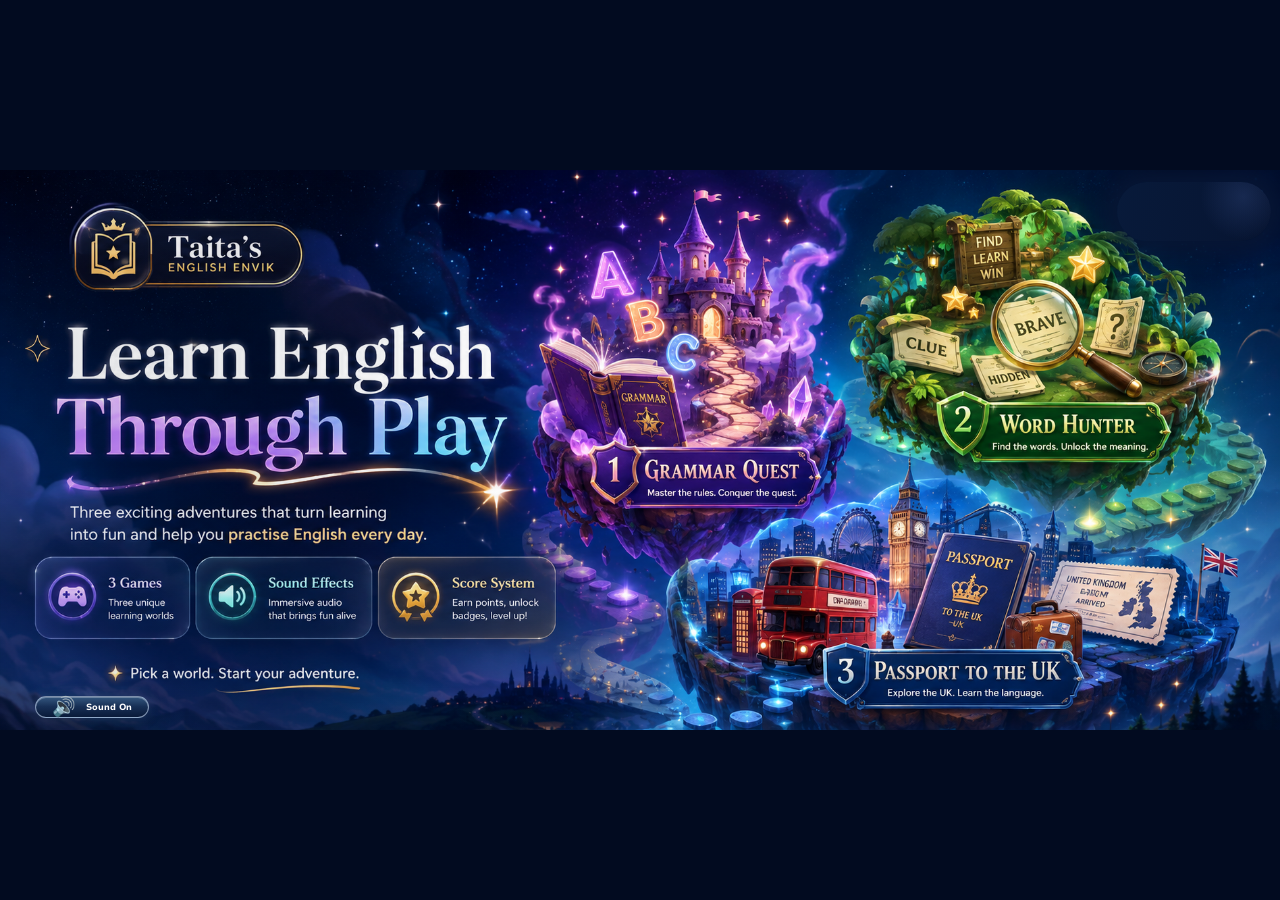
<file: index.html>
<!DOCTYPE html>
<html lang="en">
<head>
  <meta charset="UTF-8">
  <meta name="viewport" content="width=device-width, initial-scale=1.0">
  <meta name="theme-color" content="#061735">
  <title>Taita's English Envik</title>
  <link rel="stylesheet" href="styles.css">
</head>
<body>
  <main class="showcase">
    <h1 class="sr-only">Learn English Through Play</h1>

    <button class="sound-toggle" id="soundToggle" type="button" aria-pressed="true">
      <span class="sound-icon" aria-hidden="true">🔊</span>
      <span id="soundLabel">Sound On</span>
    </button>

    <section class="desktop-worlds" aria-label="Choose an English game">
      <article class="world-zone grammar-zone">
        <a class="world-link" href="games/grammar/index.html" aria-label="Play Grammar Quest"></a>
      </article>

      <article class="world-zone vocabulary-zone">
        <a class="world-link" href="games/vocabulary/index.html" aria-label="Play Word Hunter"></a>
      </article>

      <article class="world-zone uk-zone">
        <a class="world-link" href="games/uk/index.html" aria-label="Play Passport to the UK"></a>
      </article>
    </section>

    <section class="mobile-showcase" aria-label="Choose an English game">
      <div class="mobile-brand">
        <div class="brand-mark">★</div>
        <div><strong>Taita's</strong><span>English Envik</span></div>
      </div>

      <h2>Learn English<br><span>Through Play</span></h2>
      <p>Pick a world and start your adventure.</p>

      <div class="mobile-worlds">
        <article class="mobile-card grammar-mobile">
          <img src="images/grammar-card.png" alt="Magical Grammar Quest world">
          <div class="mobile-card-copy">
            <span>Adventure 01</span>
            <h3>Grammar Quest</h3>
            <p>Master the rules. Conquer the quest.</p>
            <div class="mobile-actions">
              <a href="games/grammar/index.html">Play now</a>
            </div>
          </div>
        </article>

        <article class="mobile-card vocabulary-mobile">
          <img src="images/vocabulary-card.png" alt="Word Hunter world">
          <div class="mobile-card-copy">
            <span>Adventure 02</span>
            <h3>Word Hunter</h3>
            <p>Find the words. Unlock the meaning.</p>
            <div class="mobile-actions">
              <a href="games/vocabulary/index.html">Play now</a>
            </div>
          </div>
        </article>

        <article class="mobile-card uk-mobile">
          <img src="images/uk-card.png" alt="Passport to the UK world">
          <div class="mobile-card-copy">
            <span>Adventure 03</span>
            <h3>Passport to the UK</h3>
            <p>Explore the UK. Learn the language.</p>
            <div class="mobile-actions">
              <a href="games/uk/index.html">Play now</a>
            </div>
          </div>
        </article>
      </div>
    </section>
  </main>

  <script src="sound-effects.js"></script>
  <script src="script.js"></script>
</body>
</html>
</file>
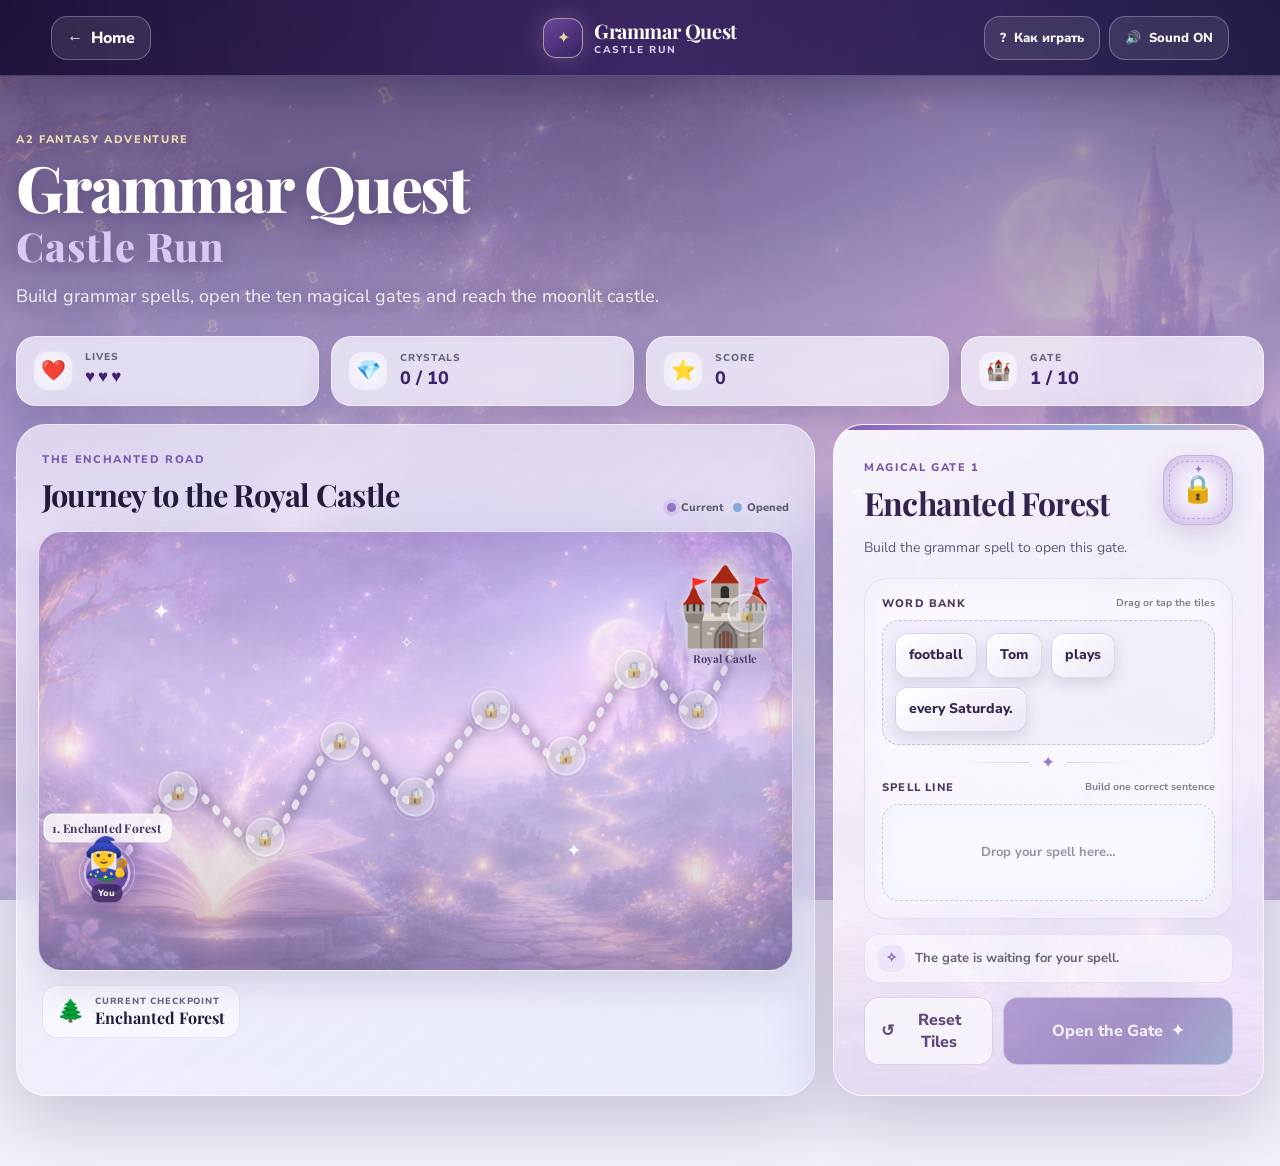
<file: games/grammar/index.html>
<!DOCTYPE html>
<html lang="en">
<head>
  <meta charset="UTF-8">
  <meta name="viewport" content="width=device-width, initial-scale=1.0">
  <meta name="theme-color" content="#27164d">
  <title>Grammar Quest: Castle Run | Taita's English Envik</title>
  <link rel="stylesheet" href="style.css">
</head>

<body>
  <div class="game-page">
    <header class="top-bar">
      <a class="home-button" href="../../index.html" aria-label="Return to the games">
        <span aria-hidden="true">←</span>
        <span>Home</span>
      </a>

      <div class="game-brand" aria-label="Grammar Quest Castle Run">
        <span class="brand-emblem" aria-hidden="true">✦</span>
        <span class="brand-copy">
          <strong>Grammar Quest</strong>
          <small>Castle Run</small>
        </span>
      </div>

      <div class="top-actions">
        <button class="top-button" id="instructionsButton" type="button">
          <span aria-hidden="true">?</span>
          <span>Как играть</span>
        </button>
        <button class="top-button sound-button" id="soundButton" type="button" aria-pressed="true">
          <span id="soundIcon" aria-hidden="true">🔊</span>
          <span id="soundLabel">Sound ON</span>
        </button>
      </div>
    </header>

    <main class="game-shell">
      <section class="adventure-heading" aria-labelledby="gameTitle">
        <span class="adventure-kicker">A2 Fantasy Adventure</span>
        <h1 id="gameTitle">Grammar Quest <span>Castle Run</span></h1>
        <p>Build grammar spells, open the ten magical gates and reach the moonlit castle.</p>
      </section>

      <section class="status-bar" aria-label="Adventure status">
        <div class="status-item lives-status">
          <span class="status-icon" aria-hidden="true">❤️</span>
          <span class="status-copy">
            <small>Lives</small>
            <strong id="livesDisplay" aria-live="polite"></strong>
          </span>
        </div>
        <div class="status-item crystal-status">
          <span class="status-icon" aria-hidden="true">💎</span>
          <span class="status-copy">
            <small>Crystals</small>
            <strong><span id="crystalCount">0</span> / 10</strong>
          </span>
        </div>
        <div class="status-item">
          <span class="status-icon" aria-hidden="true">⭐</span>
          <span class="status-copy">
            <small>Score</small>
            <strong id="scoreDisplay">0</strong>
          </span>
        </div>
        <div class="status-item">
          <span class="status-icon" aria-hidden="true">🏰</span>
          <span class="status-copy">
            <small>Gate</small>
            <strong><span id="gateNumber">1</span> / 10</strong>
          </span>
        </div>
      </section>

      <div class="game-stage">
        <section class="world-panel" aria-labelledby="worldTitle">
          <div class="world-panel-heading">
            <div>
              <span class="panel-eyebrow">The Enchanted Road</span>
              <h2 id="worldTitle">Journey to the Royal Castle</h2>
            </div>
            <div class="world-legend" aria-hidden="true">
              <span><i class="legend-dot current-dot"></i> Current</span>
              <span><i class="legend-dot complete-dot"></i> Opened</span>
            </div>
          </div>

          <div class="world-map" id="worldMap">
            <span class="magic-particle particle-one" aria-hidden="true">✦</span>
            <span class="magic-particle particle-two" aria-hidden="true">✧</span>
            <span class="magic-particle particle-three" aria-hidden="true">✦</span>
            <span class="magic-particle particle-four" aria-hidden="true">·</span>

            <div class="distant-castle" aria-hidden="true">
              <span class="castle-glow"></span>
              <span class="castle-icon">🏰</span>
              <small>Royal Castle</small>
            </div>

            <svg class="world-route" viewBox="0 0 1000 430" preserveAspectRatio="none" aria-hidden="true">
              <path class="route-shadow" d="M 90 335 C 135 310 145 270 185 255 S 255 315 300 300 S 360 220 400 205 S 465 280 500 260 S 565 190 600 175 S 665 235 700 220 S 755 150 790 135 S 845 190 875 175 S 920 110 940 80"></path>
              <path class="route-base" d="M 90 335 C 135 310 145 270 185 255 S 255 315 300 300 S 360 220 400 205 S 465 280 500 260 S 565 190 600 175 S 665 235 700 220 S 755 150 790 135 S 845 190 875 175 S 920 110 940 80"></path>
              <path class="route-progress" id="routeProgress" pathLength="1" d="M 90 335 C 135 310 145 270 185 255 S 255 315 300 300 S 360 220 400 205 S 465 280 500 260 S 565 190 600 175 S 665 235 700 220 S 755 150 790 135 S 845 190 875 175 S 920 110 940 80"></path>
            </svg>

            <div class="route-nodes" id="routeNodes"></div>

            <div class="player-token" id="playerToken" aria-label="Your explorer">
              <span class="player-aura" aria-hidden="true"></span>
              <span class="player-character" aria-hidden="true">🧙‍♀️</span>
              <small>You</small>
            </div>
          </div>

          <div class="location-banner" aria-live="polite">
            <span id="locationIcon" aria-hidden="true">🌲</span>
            <span>
              <small>Current checkpoint</small>
              <strong id="locationName">Enchanted Forest</strong>
            </span>
          </div>
        </section>

        <aside class="gate-panel" id="gatePanel" aria-labelledby="checkpointName">
          <div class="gate-heading">
            <div>
              <span class="gate-label" id="gateLabel">Magical Gate 1</span>
              <h2 id="checkpointName">Enchanted Forest</h2>
            </div>
            <div class="gate-seal" id="gateSeal" aria-hidden="true">
              <span class="gate-runes">✦</span>
              <span class="gate-lock" id="gateLock">🔒</span>
            </div>
          </div>

          <p class="gate-instruction">Build the grammar spell to open this gate.</p>

          <section class="tile-builder" aria-label="Sentence builder">
            <div class="zone-heading">
              <span>Word Bank</span>
              <small>Drag or tap the tiles</small>
            </div>
            <div class="tile-zone word-bank" id="wordBank" data-zone="bank" aria-label="Word Bank"></div>

            <div class="spell-divider" aria-hidden="true">
              <span>✦</span>
            </div>

            <div class="zone-heading">
              <span>Spell Line</span>
              <small>Build one correct sentence</small>
            </div>
            <div class="tile-zone spell-line" id="spellLine" data-zone="spell" aria-label="Spell Line">
              <span class="zone-placeholder" id="spellPlaceholder">Drop your spell here…</span>
            </div>
          </section>

          <div class="spell-feedback" id="spellFeedback" aria-live="polite">
            <span class="feedback-symbol" id="feedbackSymbol" aria-hidden="true">✧</span>
            <span id="feedbackText">The gate is waiting for your spell.</span>
          </div>

          <div class="gate-actions">
            <button class="reset-button" id="resetButton" type="button">
              <span aria-hidden="true">↺</span>
              Reset Tiles
            </button>
            <button class="open-gate-button" id="openGateButton" type="button" disabled>
              <span>Open the Gate</span>
              <span aria-hidden="true">✦</span>
            </button>
          </div>
        </aside>
      </div>
    </main>
  </div>

  <section class="end-screen" id="endScreen" hidden aria-labelledby="endTitle">
    <div class="end-card" id="endCard">
      <span class="end-sparkle sparkle-left" aria-hidden="true">✦</span>
      <span class="end-sparkle sparkle-right" aria-hidden="true">✧</span>
      <div class="end-emblem" id="endEmblem" aria-hidden="true">🏰</div>
      <span class="end-kicker" id="endKicker">Adventure Complete</span>
      <h2 id="endTitle">Castle Unlocked!</h2>
      <p id="endMessage">You completed the Grammar Quest.</p>
      <strong class="performance-title" id="performanceTitle">Perfect Spellcaster</strong>

      <div class="end-stats">
        <div><span aria-hidden="true">💎</span><small>Crystals</small><strong id="finalCrystals">10 / 10</strong></div>
        <div><span aria-hidden="true">⭐</span><small>Final Score</small><strong id="finalScore">0</strong></div>
        <div><span aria-hidden="true">❤️</span><small>Hearts Remaining</small><strong id="finalLives">3</strong></div>
      </div>

      <div class="end-actions">
        <button class="play-again-button" id="restartButton" type="button">↻ Play Again</button>
        <a class="back-games-button" href="../../index.html">← Back to Games</a>
      </div>
    </div>
  </section>

  <div class="modal" id="instructionsModal" hidden role="dialog" aria-modal="true" aria-labelledby="instructionsTitle">
    <div class="modal-card">
      <button class="modal-close" id="closeInstructions" type="button" aria-label="Закрыть инструкцию">×</button>
      <div class="modal-emblem" aria-hidden="true">🗝️</div>
      <span class="modal-kicker">Путеводитель по приключению</span>
      <h2 id="instructionsTitle">Как играть</h2>
      <ol>
        <li><span>1</span>Путешествуйте по волшебному миру.</li>
        <li><span>2</span>Перетаскивайте слова в правильном порядке.</li>
        <li><span>3</span>Составьте грамматическое заклинание на линии заклинаний.</li>
        <li><span>4</span>Нажмите <strong>Open the Gate</strong>.</li>
        <li><span>5</span>Правильные предложения открывают ворота и приносят кристаллы.</li>
        <li><span>6</span>За неправильное предложение теряется одно сердце.</li>
        <li><span>7</span>Соберите все 10 кристаллов и доберитесь до замка.</li>
      </ol>
      <button class="start-button" id="startAdventureButton" type="button">Начать приключение ✦</button>
    </div>
  </div>

  <script src="game.js"></script>
</body>
</html>
</file>
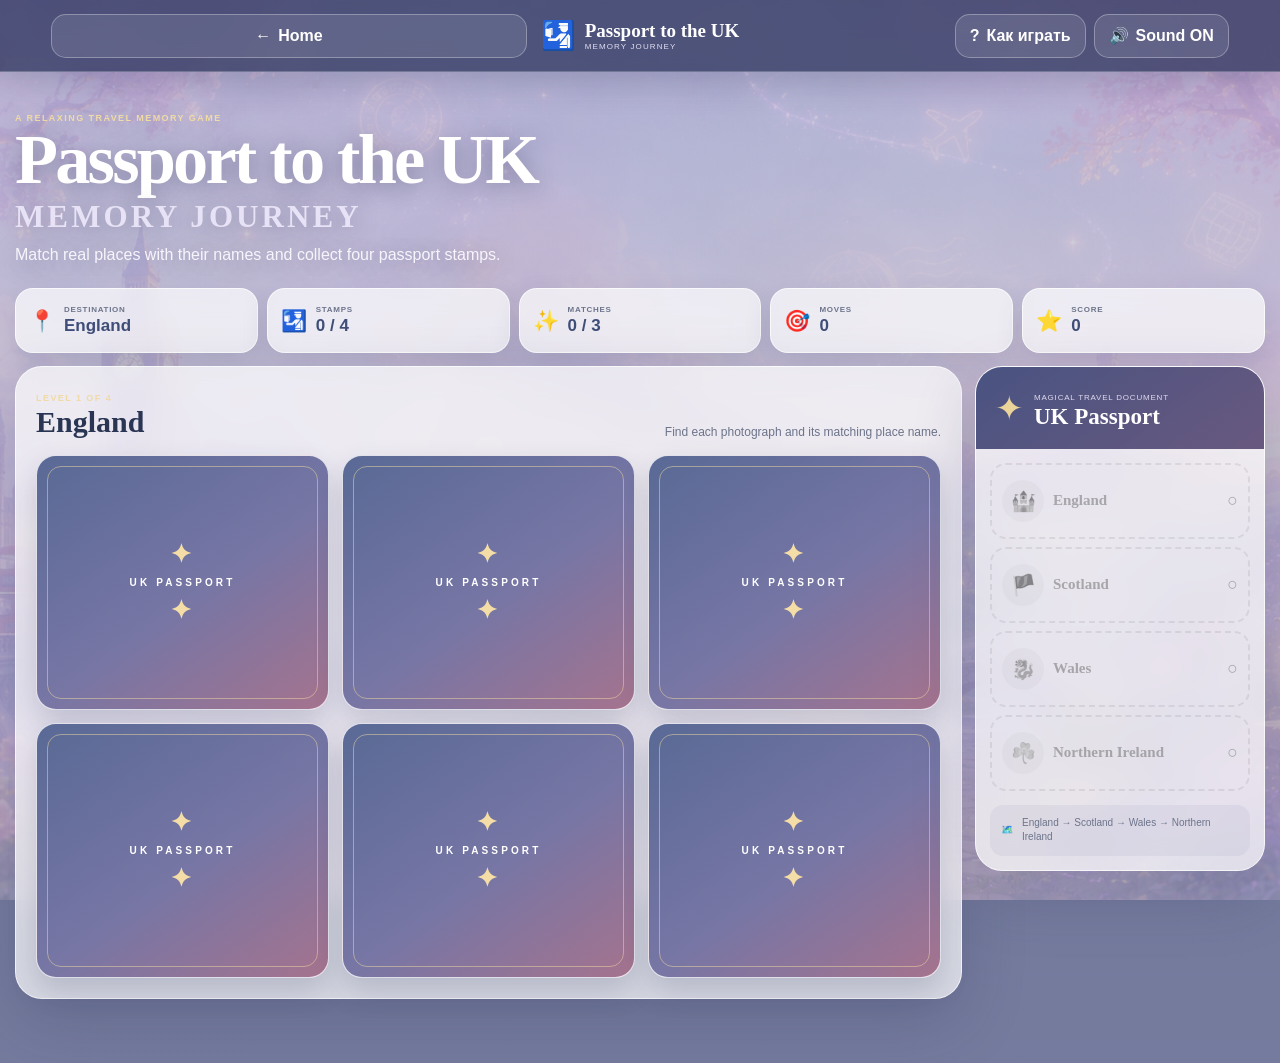
<file: games/uk/index.html>
<!DOCTYPE html>
<html lang="en">
<head>
  <meta charset="UTF-8">
  <meta name="viewport" content="width=device-width, initial-scale=1.0">
  <meta name="theme-color" content="#39426e">
  <title>Passport to the UK: Memory Journey | Taita's English Envik</title>
  <link rel="stylesheet" href="style.css">
</head>
<body>
  <div class="game-page">
    <header class="top-bar">
      <a class="top-button" href="../../index.html" aria-label="Back to games">← <span>Home</span></a>
      <div class="brand"><span aria-hidden="true">🛂</span><span><strong>Passport to the UK</strong><small>Memory Journey</small></span></div>
      <div class="top-actions">
        <button class="top-button" id="howButton" type="button">? <span>Как играть</span></button>
        <button class="top-button" id="soundButton" type="button" aria-pressed="true"><span id="soundIcon">🔊</span> <span id="soundLabel">Sound ON</span></button>
      </div>
    </header>

    <main class="shell" id="gameShell">
      <section class="hero">
        <span class="eyebrow">A Relaxing Travel Memory Game</span>
        <h1>Passport to the UK</h1>
        <h2>Memory Journey</h2>
        <p>Match real places with their names and collect four passport stamps.</p>
      </section>

      <section class="hud" aria-label="Game status">
        <div><span>📍</span><small>Destination</small><strong id="countryDisplay">England</strong></div>
        <div><span>🛂</span><small>Stamps</small><strong><span id="stampCount">0</span> / 4</strong></div>
        <div><span>✨</span><small>Matches</small><strong><span id="matchCount">0</span> / 3</strong></div>
        <div><span>🎯</span><small>Moves</small><strong id="moveCount">0</strong></div>
        <div><span>⭐</span><small>Score</small><strong id="scoreDisplay">0</strong></div>
      </section>

      <div class="game-layout">
        <section class="board-panel" aria-labelledby="boardTitle">
          <div class="board-heading">
            <div><span class="eyebrow" id="levelLabel">Level 1 of 4</span><h2 id="boardTitle">England</h2></div>
            <p>Find each photograph and its matching place name.</p>
          </div>
          <div class="memory-board" id="memoryBoard" aria-live="polite"></div>
        </section>

        <aside class="passport-panel" aria-labelledby="passportTitle">
          <div class="passport-heading"><span>✦</span><div><small>Magical Travel Document</small><h2 id="passportTitle">UK Passport</h2></div></div>
          <div class="stamp-list" id="stampList"></div>
          <div class="journey-note"><span aria-hidden="true">🗺️</span><p>England → Scotland → Wales → Northern Ireland</p></div>
        </aside>
      </div>
    </main>
  </div>

  <section class="overlay" id="levelOverlay" hidden aria-labelledby="levelCompleteTitle">
    <div class="modal-card level-card"><span class="modal-kicker">Country Complete!</span><div class="stamp-reward" id="stampReward">✓</div><h2 id="levelCompleteTitle">England Complete!</h2><p>You found all three pairs.</p><strong id="stampMessage">England stamp collected!</strong><div class="level-result">🎯 Moves: <span id="levelMoves">0</span></div><button class="primary-button" id="nextLevelButton" type="button">Next Destination →</button></div>
  </section>

  <section class="overlay" id="finalOverlay" hidden aria-labelledby="finalTitle">
    <div class="modal-card final-card">
      <div class="celebration" aria-hidden="true"><i>✦</i><i>★</i><i>✦</i><i>★</i><i>✦</i></div>
      <div class="final-icon"><span>🛂</span></div>
      <span class="modal-kicker">Passport Complete!</span>
      <h2 id="finalTitle">UK Memory Journey Complete!</h2>
      <p>You explored England, Scotland, Wales and Northern Ireland.</p>
      <div class="final-stamp-row" aria-label="Four passport stamps collected"><span>🏰</span><span>🏴</span><span>🐉</span><span>☘️</span></div>
      <strong class="rank" id="rankTitle">UK Explorer</strong>
      <div class="final-stats"><div><span>🛂</span><small>Stamps</small><strong>4 / 4</strong></div><div><span>⭐</span><small>Final Score</small><strong id="finalScore">0</strong></div><div><span>🎯</span><small>Total Moves</small><strong id="totalMoves">0</strong></div></div>
      <div class="final-actions"><button class="primary-button" id="restartButton" type="button">↻ Play Again</button><a class="secondary-button" href="../../index.html">← Back to Games</a></div>
    </div>
  </section>

  <div class="overlay" id="howModal" hidden role="dialog" aria-modal="true" aria-labelledby="howTitle">
    <div class="modal-card how-card"><button class="close-button" id="closeHow" type="button" aria-label="Закрыть инструкцию">×</button><div class="final-icon">✦ UK ✦</div><span class="modal-kicker">Путешествуйте по Великобритании и тренируйте память</span><h2 id="howTitle">Как играть</h2><ol><li><span>1</span>Откройте любые две карточки.</li><li><span>2</span>Найдите фотографию и карточку с соответствующим названием.</li><li><span>3</span>Совпавшие пары остаются открытыми.</li><li><span>4</span>Найдите все три пары, чтобы завершить страну.</li><li><span>5</span>За каждую пройденную страну вы получите штамп в паспорт.</li><li><span>6</span>Соберите все четыре штампа и завершите путешествие по Великобритании.</li><li><span>7</span>Постарайтесь пройти игру за минимальное количество ходов.</li></ol><button class="primary-button" id="startButton" type="button">Начать путешествие</button></div>
  </div>

  <script src="game.js"></script>
</body>
</html>
</file>
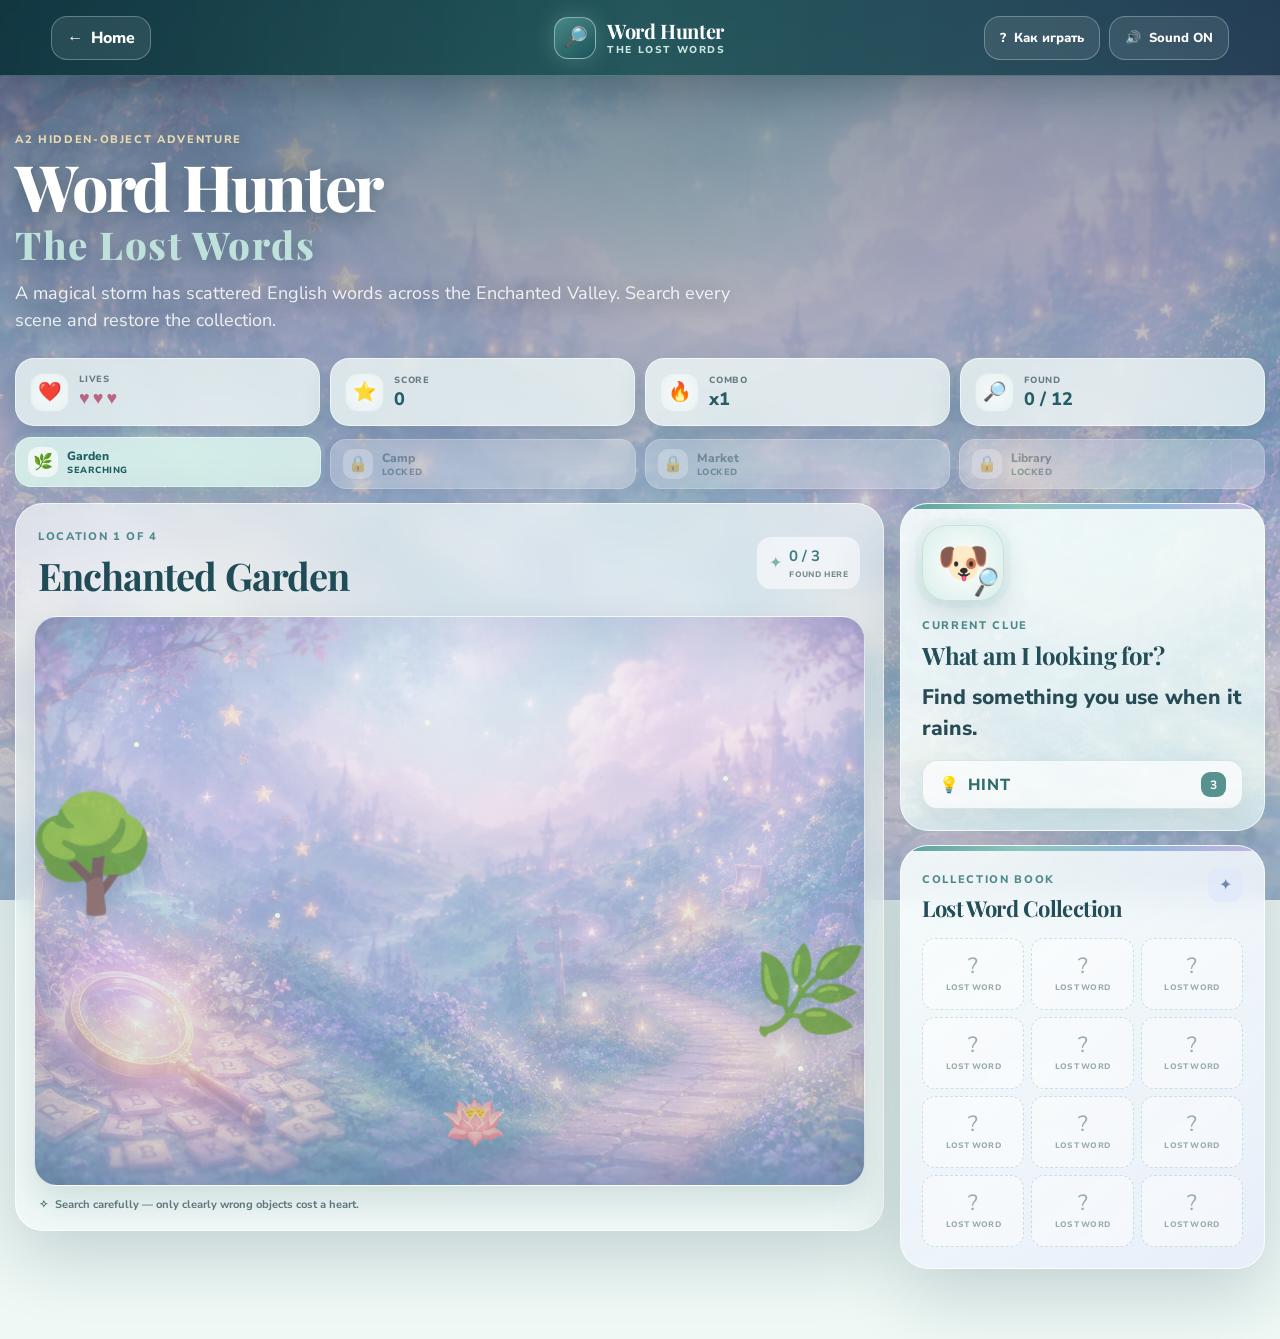
<file: games/vocabulary/index.html>
<!DOCTYPE html>
<html lang="en">
<head>
  <meta charset="UTF-8">
  <meta name="viewport" content="width=device-width, initial-scale=1.0">
  <meta name="theme-color" content="#123c49">
  <title>Word Hunter: The Lost Words | Taita's English Envik</title>
  <link rel="stylesheet" href="style.css">
</head>

<body>
  <div class="game-page">
    <header class="top-bar">
      <a class="home-button" href="../../index.html" aria-label="Return to the games">
        <span aria-hidden="true">←</span>
        <span>Home</span>
      </a>

      <div class="game-brand" aria-label="Word Hunter The Lost Words">
        <span class="brand-emblem" aria-hidden="true">🔎</span>
        <span class="brand-copy">
          <strong>Word Hunter</strong>
          <small>The Lost Words</small>
        </span>
      </div>

      <div class="top-actions">
        <button class="top-button" id="instructionsButton" type="button">
          <span aria-hidden="true">?</span>
          <span>Как играть</span>
        </button>
        <button class="top-button sound-button" id="soundButton" type="button" aria-pressed="true">
          <span id="soundIcon" aria-hidden="true">🔊</span>
          <span id="soundLabel">Sound ON</span>
        </button>
      </div>
    </header>

    <main class="game-shell">
      <section class="game-heading" aria-labelledby="gameTitle">
        <span class="heading-kicker">A2 Hidden-Object Adventure</span>
        <h1 id="gameTitle">Word Hunter <span>The Lost Words</span></h1>
        <p>A magical storm has scattered English words across the Enchanted Valley. Search every scene and restore the collection.</p>
      </section>

      <section class="hud" aria-label="Game status">
        <div class="hud-item lives-item">
          <span class="hud-icon" aria-hidden="true">❤️</span>
          <span><small>Lives</small><strong id="livesDisplay" aria-live="polite"></strong></span>
        </div>
        <div class="hud-item">
          <span class="hud-icon" aria-hidden="true">⭐</span>
          <span><small>Score</small><strong id="scoreDisplay">0</strong></span>
        </div>
        <div class="hud-item combo-item" id="comboItem">
          <span class="hud-icon" aria-hidden="true">🔥</span>
          <span><small>Combo</small><strong id="comboDisplay">x1</strong></span>
        </div>
        <div class="hud-item">
          <span class="hud-icon" aria-hidden="true">🔎</span>
          <span><small>Found</small><strong><span id="foundDisplay">0</span> / 12</strong></span>
        </div>
      </section>

      <nav class="location-progress" id="locationProgress" aria-label="Location progress"></nav>

      <div class="game-layout">
        <section class="scene-panel" aria-labelledby="locationTitle">
          <div class="scene-heading">
            <div>
              <span class="location-number" id="locationNumber">Location 1 of 4</span>
              <h2 id="locationTitle">Enchanted Garden</h2>
            </div>
            <div class="scene-counter">
              <span aria-hidden="true">✦</span>
              <strong><span id="locationFound">0</span> / 3</strong>
              <small>found here</small>
            </div>
          </div>

          <div class="scene-frame scene-garden" id="sceneFrame">
            <div class="scene-light" aria-hidden="true"></div>
            <div class="fireflies" aria-hidden="true">
              <i></i><i></i><i></i><i></i><i></i><i></i>
            </div>
            <div class="scene-decor" id="sceneDecor" aria-hidden="true"></div>
            <div class="object-layer" id="objectLayer" aria-label="Hidden-object scene"></div>
            <div class="search-lens" id="searchLens" aria-hidden="true">
              <span class="lens-glass"></span>
              <span class="lens-handle"></span>
              <span class="lens-sparkle">✦</span>
            </div>

            <div class="discovery-banner" id="discoveryBanner" aria-live="polite" hidden>
              <span id="discoveryIcon" aria-hidden="true">☂️</span>
              <strong id="discoveryWord">Umbrella</strong>
              <small>Lost word recovered!</small>
            </div>

            <div class="scene-message" id="sceneMessage" aria-live="polite"></div>

            <div class="location-complete" id="locationComplete" hidden>
              <div class="location-complete-card">
                <div class="complete-badge" id="completeBadge" aria-hidden="true">🌿</div>
                <span>Location Complete</span>
                <h3 id="completeTitle">Enchanted Garden Cleared!</h3>
                <p>Objects Found: 3 / 3</p>
                <strong>+250 Location Bonus</strong>
                <button id="continueButton" type="button">Continue the Hunt →</button>
              </div>
            </div>
          </div>

          <p class="scene-tip"><span aria-hidden="true">✧</span> Search carefully — only clearly wrong objects cost a heart.</p>
        </section>

        <aside class="hunt-sidebar">
          <section class="clue-panel" aria-labelledby="clueTitle">
            <div class="mascot" id="mascot" aria-hidden="true">
              <span class="mascot-glass">🔎</span>
              <span class="mascot-dog">🐶</span>
            </div>
            <div class="clue-copy">
              <span class="panel-kicker">Current Clue</span>
              <h2 id="clueTitle">What am I looking for?</h2>
              <p id="clueText">Find something you use when it rains.</p>
            </div>
            <button class="hint-button" id="hintButton" type="button">
              <span aria-hidden="true">💡</span>
              <span>Hint</span>
              <strong id="hintCount">3</strong>
            </button>
          </section>

          <section class="collection-panel" aria-labelledby="collectionTitle">
            <div class="collection-heading">
              <div>
                <span class="panel-kicker">Collection Book</span>
                <h2 id="collectionTitle">Lost Word Collection</h2>
              </div>
              <span class="book-mark" aria-hidden="true">✦</span>
            </div>
            <div class="collection-grid" id="collectionGrid"></div>
          </section>
        </aside>
      </div>
    </main>
  </div>

  <section class="end-screen" id="endScreen" hidden aria-labelledby="endTitle">
    <div class="end-card" id="endCard">
      <div class="end-emblem" id="endEmblem" aria-hidden="true">🔎</div>
      <span class="end-kicker" id="endKicker">Collection Restored</span>
      <h2 id="endTitle">The Lost Words Are Found!</h2>
      <p id="endMessage">You restored the Word Hunter Collection.</p>
      <strong class="rank-title" id="rankTitle">Master Word Hunter</strong>

      <div class="end-stats">
        <div><span aria-hidden="true">🔎</span><small>Words Found</small><strong id="finalFound">12 / 12</strong></div>
        <div><span aria-hidden="true">⭐</span><small>Final Score</small><strong id="finalScore">0</strong></div>
        <div><span aria-hidden="true">🔥</span><small>Best Combo</small><strong id="finalCombo">x1</strong></div>
        <div><span aria-hidden="true">💡</span><small>Hints Remaining</small><strong id="finalHints">3</strong></div>
      </div>

      <div class="end-actions">
        <button class="restart-button" id="restartButton" type="button">↻ Play Again</button>
        <a class="back-button" href="../../index.html">← Back to Games</a>
      </div>
    </div>
  </section>

  <div class="modal" id="instructionsModal" hidden role="dialog" aria-modal="true" aria-labelledby="instructionsTitle">
    <div class="modal-card">
      <button class="modal-close" id="closeInstructions" type="button" aria-label="Закрыть инструкцию">×</button>
      <div class="modal-emblem" aria-hidden="true">🐶🔎</div>
      <span class="modal-kicker">Путеводитель охотника за словами</span>
      <h2 id="instructionsTitle">Как играть</h2>
      <p class="modal-story">Потерянные слова спрятаны по всей Волшебной долине.</p>
      <ol>
        <li><span>1</span>Прочитайте подсказку на английском языке.</li>
        <li><span>2</span>Внимательно осмотрите всю волшебную сцену.</li>
        <li><span>3</span>Нажмите на предмет, который подходит к подсказке.</li>
        <li><span>4</span>Найденные слова попадают в книгу коллекции.</li>
        <li><span>5</span>За неправильный предмет теряется одно сердце.</li>
        <li><span>6</span>Собирайте серии правильных ответов и получайте дополнительные очки.</li>
        <li><span>7</span>Используйте подсказку, если не можете найти предмет.</li>
        <li><span>8</span>Найдите все 12 слов, чтобы завершить коллекцию.</li>
      </ol>
      <button class="start-button" id="startHuntButton" type="button">Начать поиск ✦</button>
    </div>
  </div>

  <script src="game.js"></script>
</body>
</html>
</file>
<file: styles.css>
@import url('https://fonts.googleapis.com/css2?family=Nunito+Sans:wght@400;500;600;700;800&family=Playfair+Display:wght@600;700;800&display=swap');

* { box-sizing: border-box; margin: 0; padding: 0; }

:root {
  --font-display: "Playfair Display", Georgia, "Times New Roman", serif;
  --font-ui: "Nunito Sans", Arial, Helvetica, sans-serif;
  --night: #061735;
  --gold: #ffd477;
  --white: #fff;
}

html, body { min-height: 100%; }

body {
  color: var(--white);
  background: #04122d;
  font-family: var(--font-ui);
}

button, a { font-family: var(--font-ui); }
button { color: inherit; }

.sr-only {
  position: absolute;
  width: 1px;
  height: 1px;
  padding: 0;
  margin: -1px;
  overflow: hidden;
  clip: rect(0, 0, 0, 0);
  white-space: nowrap;
  border: 0;
}

.showcase {
  position: relative;
  width: 100%;
  min-height: 100vh;
  overflow: hidden;
  background: #061735 url("images/showcase-bg.png") center center / cover no-repeat;
}

@media (min-width: 901px) {
  body {
    display: grid;
    place-items: center;
    min-height: 100vh;
    background: #020b20;
  }

  .showcase {
    min-height: 0;
    aspect-ratio: 1896 / 829;
    background-size: 100% 100%;
  }
}

.showcase::after {
  content: "";
  position: absolute;
  inset: 0;
  pointer-events: none;
  background: radial-gradient(circle at 65% 44%, transparent 32%, rgba(1, 10, 30, .08) 70%);
}

.sound-toggle {
  position: absolute;
  z-index: 20;
  top: auto;
  right: auto;
  bottom: 2.2%;
  left: 2.7%;
  display: flex;
  align-items: center;
  gap: 10px;
  width: auto;
  min-width: 40px;
  height: 22px;
  min-height: 0;
  padding: 8px 16px;
  border: 1px solid rgba(211, 229, 255, .58);
  border-radius: 20px;
  color: #fff;
  background: linear-gradient(180deg, #34577f 0%, #172f55 48%, #091a39 100%);
  font-size: 9px;
  font-weight: 800;
  cursor: pointer;
  box-shadow: inset 0 1px 0 rgba(255,255,255,.28), 0 7px 22px rgba(0,0,0,.3), 0 0 14px rgba(133,191,255,.22);
  transition: .22s ease;
}

.sound-toggle:hover { transform: translateY(-2px); box-shadow: inset 0 1px 0 rgba(255,255,255,.35), 0 10px 28px rgba(0,0,0,.36), 0 0 22px rgba(133,191,255,.38); }
.sound-toggle:focus-visible, .world-link:focus-visible, button:focus-visible, a:focus-visible { outline: 3px solid #ffe092; outline-offset: 4px; }
.sound-icon { font-size: 19px; }

.desktop-worlds { position: absolute; z-index: 5; inset: 0; }

.desktop-worlds::before {
  content: "";
  position: absolute;
  top: 2.2%;
  right: 0.7%;
  width: 12%;
  height: 10.5%;
  border-radius: 999px;
  pointer-events: none;
  background:
    radial-gradient(circle at 82% 25%, rgba(77, 104, 173, .24), transparent 32%),
    linear-gradient(100deg, #081a3a, #071634 70%, #06132f);
  box-shadow: 0 0 22px 12px #071634;
}
.world-zone { position: absolute; }
.grammar-zone { left: 40.5%; top: 8%; width: 25%; height: 56%; }
.vocabulary-zone { left: 65%; top: 5%; width: 32%; height: 55%; }
.uk-zone { left: 53%; top: 57%; width: 43%; height: 41%; }
.world-link { position: absolute; inset: 0; border-radius: 48%; text-decoration: none; }

.world-zone::before {
  content: "";
  position: absolute;
  inset: 7%;
  border: 2px solid transparent;
  border-radius: 45%;
  pointer-events: none;
  transition: .25s ease;
}

.world-zone:hover::before,
.world-zone:focus-within::before {
  border-color: rgba(255, 226, 143, .75);
  box-shadow: 0 0 22px rgba(255, 210, 105, .7), inset 0 0 35px rgba(116, 185, 255, .2);
}

.world-info {
  position: absolute;
  z-index: 4;
  left: 50%;
  bottom: 4%;
  padding: 7px 10px;
  border: 0;
  border-radius: 0;
  color: #fff4ce;
  background: transparent;
  font-size: clamp(11px, .75vw, 14px);
  font-weight: 800;
  cursor: pointer;
  opacity: 0;
  transform: translate(-50%, 8px);
  transition: .22s ease;
  text-shadow: 0 2px 7px rgba(0,0,0,.9), 0 0 12px rgba(255,210,105,.45);
}

.world-zone:hover .world-info,
.world-zone:focus-within .world-info { opacity: 1; transform: translate(-50%, 0); }
.vocabulary-zone .world-info { bottom: 1%; }
.uk-zone .world-info { bottom: 2%; }

.mobile-showcase { display: none; }

.modal {
  position: fixed;
  z-index: 100;
  inset: 0;
  display: none;
  place-items: center;
  padding: 20px;
  background: rgba(2, 10, 30, .78);
  backdrop-filter: blur(12px);
}

.modal.show { display: grid; }

.modal-card {
  --accent-a: #7650df;
  --accent-b: #c46ff0;
  position: relative;
  width: min(500px, 100%);
  max-height: calc(100vh - 40px);
  overflow-y: auto;
  padding: 40px 35px 34px;
  border: 1px solid rgba(255, 221, 140, .6);
  border-radius: 28px;
  color: #27324b;
  background: radial-gradient(circle at 50% 0, color-mix(in srgb, var(--accent-b) 26%, white), transparent 38%), #fff;
  text-align: center;
  box-shadow: 0 35px 90px rgba(0,0,0,.42), 0 0 35px color-mix(in srgb, var(--accent-a) 30%, transparent);
  animation: modal-in .25s ease-out;
}

.modal-card::before { content: ""; position: absolute; inset: 0 0 auto; height: 7px; background: linear-gradient(90deg, var(--accent-a), var(--accent-b), #ffd477); }
.modal[data-game="vocabulary"] .modal-card { --accent-a: #278658; --accent-b: #63c982; }
.modal[data-game="uk"] .modal-card { --accent-a: #2869bf; --accent-b: #e05466; }
.modal-close { position: absolute; top: 13px; right: 14px; display: grid; place-items: center; width: 38px; height: 38px; border: 0; border-radius: 50%; color: #59647a; background: rgba(255,255,255,.8); font-size: 29px; cursor: pointer; }
.modal-icon { display: grid; place-items: center; width: 82px; height: 82px; margin: 0 auto 12px; border-radius: 24px; background: rgba(255,255,255,.74); font-size: 45px; box-shadow: 0 11px 26px rgba(39,49,82,.13); }
.modal-eyebrow { color: var(--accent-a); font-size: 11px; font-weight: 800; letter-spacing: 1.7px; text-transform: uppercase; }
.modal-card h2 { margin: 7px 0 20px; color: #152541; font-family: var(--font-display); font-size: 31px; font-weight: 700; letter-spacing: -0.02em; }
.modal-card ol { display: grid; gap: 9px; list-style: none; counter-reset: steps; text-align: left; }
.modal-card li { position: relative; min-height: 48px; padding: 13px 12px 13px 51px; border: 1px solid #e3e8f1; border-radius: 14px; background: rgba(249,250,253,.9); line-height: 1.45; counter-increment: steps; }
.modal-card li::before { content: counter(steps); position: absolute; top: 50%; left: 12px; display: grid; place-items: center; width: 27px; height: 27px; border-radius: 9px; color: #fff; background: linear-gradient(135deg, var(--accent-a), var(--accent-b)); font-size: 13px; font-weight: 800; transform: translateY(-50%); }
.modal-play { display: block; margin-top: 21px; padding: 15px; border-radius: 14px; color: #fff; background: linear-gradient(135deg, var(--accent-a), var(--accent-b)); font-weight: 800; text-decoration: none; box-shadow: 0 11px 24px color-mix(in srgb, var(--accent-a) 28%, transparent); transition: .2s ease; }
.modal-play:hover { transform: translateY(-2px); }

@keyframes modal-in { from { opacity: 0; transform: translateY(16px) scale(.97); } to { opacity: 1; transform: none; } }

@media (max-width: 900px) {
  body { background: radial-gradient(circle at 50% 0, #152d67, #061735 38%, #030b1d 100%); }
  .showcase { min-height: 100vh; overflow: visible; padding: 24px 16px 55px; background: radial-gradient(circle at 80% 8%, rgba(123,73,232,.35), transparent 27%), radial-gradient(circle at 8% 35%, rgba(37,154,204,.22), transparent 25%), #061735; }
  .showcase::before { content: ""; position: absolute; inset: 0; pointer-events: none; opacity: .4; background-image: radial-gradient(#fff 1px, transparent 1px); background-size: 41px 41px; }
  .desktop-worlds { display: none; }
  .mobile-showcase { position: relative; z-index: 2; display: block; max-width: 660px; margin: auto; padding-top: 78px; }
  .sound-toggle { position: absolute; top: auto; right: auto; bottom: 16px; left: 16px; width: auto; min-width: 132px; min-height: 0; padding: 9px 13px; font-size: 13px; }
  .sound-icon { font-size: 19px; }
  .mobile-brand { display: flex; align-items: center; gap: 12px; width: max-content; margin-bottom: 28px; padding: 8px 16px 8px 9px; border: 1px solid rgba(255,211,111,.6); border-radius: 20px; background: rgba(5,19,49,.72); }
  .brand-mark { display: grid; place-items: center; width: 45px; height: 45px; border: 1px solid #ffdc80; border-radius: 14px; color: #ffe083; font-size: 23px; }
  .mobile-brand strong, .mobile-brand span { display: block; }
  .mobile-brand strong { font-family: var(--font-display); font-size: 22px; font-weight: 700; }
  .mobile-brand span { color: var(--gold); font-size: 10px; font-weight: 800; letter-spacing: 1.4px; text-transform: uppercase; }
  .mobile-showcase > h2 { font-family: var(--font-display); font-size: clamp(43px, 12vw, 70px); font-weight: 700; letter-spacing: -0.02em; line-height: .98; }
  .mobile-showcase > h2 span { color: #d998ff; text-shadow: 0 0 19px rgba(164,106,255,.38); }
  .mobile-showcase > p { margin: 18px 0 30px; color: #c8d8f7; font-size: 17px; }
  .mobile-worlds { display: grid; gap: 20px; }
  .mobile-card { overflow: hidden; border: 1px solid rgba(145,190,255,.28); border-radius: 25px; background: rgba(8,27,66,.87); box-shadow: 0 18px 42px rgba(0,0,0,.3); }
  .mobile-card img { display: block; width: 100%; aspect-ratio: 16/9; object-fit: cover; }
  .mobile-card-copy { padding: 20px; }
  .mobile-card-copy > span { color: var(--gold); font-size: 11px; font-weight: 800; letter-spacing: 1.3px; text-transform: uppercase; }
  .mobile-card h3 { margin: 6px 0; font-family: var(--font-display); font-size: 28px; font-weight: 700; letter-spacing: -0.02em; }
  .mobile-card p { color: #b9c9e9; line-height: 1.5; }
  .mobile-actions { display: grid; grid-template-columns: 1fr; gap: 10px; margin-top: 17px; }
  .mobile-actions a, .mobile-actions button { display: grid; place-items: center; min-height: 46px; border-radius: 13px; font-weight: 800; text-decoration: none; cursor: pointer; }
  .mobile-actions a { border: 0; color: #fff; background: linear-gradient(135deg, #7052d7, #a063df); }
  .vocabulary-mobile .mobile-actions a { background: linear-gradient(135deg, #278858, #55bc78); }
  .uk-mobile .mobile-actions a { background: linear-gradient(135deg, #2769bb, #4e8cdb); }
  .mobile-actions button { border: 0; color: #d9e7ff; background: transparent; text-decoration: underline; text-underline-offset: 4px; }
}

@media (max-width: 480px) {
  .mobile-actions { grid-template-columns: 1fr; }
  .modal-card { padding: 36px 17px 22px; border-radius: 22px; }
  .modal-card li { font-size: 14px; }
}
</file>
<file: games/grammar/style.css>
@import url('https://fonts.googleapis.com/css2?family=Nunito+Sans:wght@400;500;600;700;800&family=Playfair+Display:wght@600;700;800&display=swap');

:root {
  --font-display: "Playfair Display", Georgia, "Times New Roman", serif;
  --font-ui: "Nunito Sans", Arial, Helvetica, sans-serif;
  --ink: #241b3c;
  --muted: #69627e;
  --violet-deep: #40236f;
  --violet: #7851b8;
  --lavender: #c6b4ea;
  --lavender-pale: #eee8fb;
  --moon-blue: #8aafe0;
  --dusty-pink: #dca9c8;
  --soft-gold: #ead8a6;
  --white: #fff;
  --glass: rgba(250, 247, 255, 0.76);
  --glass-border: rgba(255, 255, 255, 0.62);
  --shadow: 0 24px 70px rgba(42, 26, 78, 0.2);
}

* {
  box-sizing: border-box;
  margin: 0;
  padding: 0;
}

html {
  scroll-behavior: smooth;
}

body {
  min-width: 320px;
  min-height: 100vh;
  overflow-x: hidden;
  color: var(--ink);
  background:
    linear-gradient(180deg, rgba(23, 13, 48, 0.58), rgba(76, 50, 116, 0.18) 42%, rgba(239, 234, 250, 0.72)),
    url("../../images/grammar-bg.png") center / cover no-repeat fixed;
  font-family: var(--font-ui);
}

button,
a {
  font: inherit;
}

button {
  cursor: pointer;
}

button:focus-visible,
a:focus-visible,
.word-tile:focus-visible {
  outline: 3px solid rgba(236, 216, 166, 0.95);
  outline-offset: 3px;
}

[hidden] {
  display: none !important;
}

.game-page {
  min-height: 100vh;
  background:
    radial-gradient(circle at 76% 9%, rgba(199, 176, 244, 0.22), transparent 24%),
    radial-gradient(circle at 14% 43%, rgba(139, 180, 232, 0.14), transparent 28%);
}

/* Top navigation */
.top-bar {
  position: relative;
  z-index: 30;
  min-height: 76px;
  display: grid;
  grid-template-columns: 1fr auto 1fr;
  align-items: center;
  gap: 20px;
  padding: 12px clamp(18px, 4vw, 64px);
  border-bottom: 1px solid rgba(255, 255, 255, 0.2);
  color: #fff;
  background: linear-gradient(90deg, rgba(23, 13, 51, 0.9), rgba(51, 29, 91, 0.82), rgba(25, 20, 63, 0.88));
  box-shadow: 0 12px 38px rgba(17, 8, 41, 0.24);
  backdrop-filter: blur(16px);
}

.home-button,
.top-button {
  min-height: 44px;
  display: inline-flex;
  align-items: center;
  justify-content: center;
  gap: 8px;
  padding: 9px 15px;
  border: 1px solid rgba(255, 255, 255, 0.28);
  border-radius: 16px;
  color: #fff;
  background: rgba(255, 255, 255, 0.09);
  font-weight: 800;
  text-decoration: none;
  transition: transform 0.2s ease, background 0.2s ease, border-color 0.2s ease;
}

.home-button {
  justify-self: start;
}

.home-button:hover,
.top-button:hover {
  transform: translateY(-2px);
  border-color: rgba(255, 255, 255, 0.48);
  background: rgba(255, 255, 255, 0.16);
}

.game-brand {
  display: flex;
  align-items: center;
  gap: 11px;
  justify-self: center;
}

.brand-emblem {
  width: 40px;
  height: 40px;
  display: grid;
  place-items: center;
  border: 1px solid rgba(236, 216, 166, 0.62);
  border-radius: 13px;
  color: var(--soft-gold);
  background: linear-gradient(145deg, rgba(133, 93, 190, 0.65), rgba(57, 32, 99, 0.75));
  box-shadow: 0 0 22px rgba(196, 164, 238, 0.28);
}

.brand-copy {
  display: flex;
  flex-direction: column;
  line-height: 1.05;
}

.brand-copy strong {
  font-family: var(--font-display);
  font-size: 20px;
  letter-spacing: -0.02em;
}

.brand-copy small {
  margin-top: 4px;
  color: #d8caee;
  font-size: 10px;
  font-weight: 800;
  letter-spacing: 0.16em;
  text-transform: uppercase;
}

.top-actions {
  display: flex;
  justify-content: flex-end;
  gap: 9px;
}

.top-button {
  font-size: 13px;
}

.sound-button {
  min-width: 119px;
}

/* Main heading and HUD */
.game-shell {
  width: min(1540px, calc(100% - 32px));
  margin: 0 auto;
  padding: clamp(28px, 4vw, 58px) 0 70px;
}

.adventure-heading {
  max-width: 760px;
  margin-bottom: 25px;
  color: #fff;
  text-shadow: 0 3px 22px rgba(25, 12, 52, 0.4);
}

.adventure-kicker,
.panel-eyebrow,
.gate-label,
.end-kicker,
.modal-kicker {
  display: inline-block;
  color: #f0dfb6;
  font-size: 11px;
  font-weight: 800;
  letter-spacing: 0.15em;
  text-transform: uppercase;
}

.adventure-heading h1 {
  margin-top: 7px;
  font-family: var(--font-display);
  font-size: clamp(39px, 5vw, 70px);
  font-weight: 800;
  letter-spacing: -0.035em;
  line-height: 0.98;
}

.adventure-heading h1 span {
  display: block;
  margin-top: 8px;
  color: #d8c8f3;
  font-size: 0.62em;
  letter-spacing: 0.02em;
}

.adventure-heading p {
  max-width: 660px;
  margin-top: 17px;
  color: rgba(255, 255, 255, 0.88);
  font-size: clamp(15px, 2vw, 18px);
  line-height: 1.55;
}

.status-bar {
  display: grid;
  grid-template-columns: repeat(4, minmax(0, 1fr));
  gap: 12px;
  margin-bottom: 18px;
}

.status-item {
  min-height: 70px;
  display: flex;
  align-items: center;
  gap: 12px;
  padding: 12px 16px;
  border: 1px solid rgba(255, 255, 255, 0.56);
  border-radius: 20px;
  background: rgba(248, 245, 255, 0.76);
  box-shadow: 0 13px 35px rgba(37, 23, 70, 0.14);
  backdrop-filter: blur(15px);
}

.status-icon {
  width: 40px;
  height: 40px;
  display: grid;
  place-items: center;
  flex: 0 0 auto;
  border: 1px solid rgba(126, 87, 183, 0.14);
  border-radius: 14px;
  background: rgba(255, 255, 255, 0.72);
  font-size: 20px;
  box-shadow: inset 0 0 18px rgba(177, 148, 221, 0.16);
}

.status-copy {
  display: flex;
  flex-direction: column;
  line-height: 1.15;
}

.status-copy small {
  color: var(--muted);
  font-size: 10px;
  font-weight: 800;
  letter-spacing: 0.09em;
  text-transform: uppercase;
}

.status-copy strong {
  margin-top: 4px;
  color: var(--violet-deep);
  font-size: 18px;
  font-weight: 800;
}

#livesDisplay {
  display: flex;
  gap: 3px;
  min-height: 22px;
}

.heart {
  display: inline-block;
  font-size: 17px;
}

.heart.empty {
  filter: grayscale(1);
  opacity: 0.34;
}

.heart.lost {
  animation: heartLost 0.65s ease;
}

.crystal-status.crystal-pop .status-icon {
  animation: crystalPop 0.75s ease;
}

/* Two-part game stage */
.game-stage {
  display: grid;
  grid-template-columns: minmax(0, 1.52fr) minmax(355px, 0.82fr);
  gap: 18px;
  align-items: stretch;
}

.world-panel,
.gate-panel {
  border: 1px solid var(--glass-border);
  border-radius: 30px;
  box-shadow: var(--shadow);
  backdrop-filter: blur(13px);
}

.world-panel {
  min-width: 0;
  overflow: hidden;
  padding: 21px;
  background: linear-gradient(145deg, rgba(247, 242, 255, 0.72), rgba(226, 236, 253, 0.56));
}

.world-panel-heading {
  display: flex;
  align-items: flex-end;
  justify-content: space-between;
  gap: 18px;
  padding: 1px 4px 16px;
}

.panel-eyebrow {
  color: #7956ad;
}

.world-panel-heading h2,
.gate-heading h2,
.end-card h2,
.modal-card h2 {
  font-family: var(--font-display);
  font-weight: 700;
  letter-spacing: -0.025em;
}

.world-panel-heading h2 {
  margin-top: 5px;
  font-size: clamp(22px, 2.4vw, 34px);
}

.world-legend {
  display: flex;
  flex-wrap: wrap;
  justify-content: flex-end;
  gap: 9px;
  color: #5f5872;
  font-size: 11px;
  font-weight: 800;
}

.world-legend span {
  display: flex;
  align-items: center;
  gap: 5px;
}

.legend-dot {
  width: 9px;
  height: 9px;
  display: inline-block;
  border-radius: 50%;
}

.current-dot {
  background: #9472ca;
  box-shadow: 0 0 0 4px rgba(148, 114, 202, 0.16);
}

.complete-dot {
  background: #83a9d9;
}

.world-map {
  position: relative;
  min-height: 440px;
  overflow: hidden;
  border: 1px solid rgba(255, 255, 255, 0.64);
  border-radius: 24px;
  background:
    linear-gradient(180deg, rgba(82, 54, 125, 0.05), rgba(235, 226, 249, 0.18) 50%, rgba(43, 28, 75, 0.22)),
    url("../../images/grammar-bg.png") center / cover no-repeat;
  box-shadow: inset 0 0 70px rgba(61, 36, 100, 0.15), 0 16px 35px rgba(48, 31, 82, 0.13);
}

.world-map::after {
  content: "";
  position: absolute;
  inset: 0;
  z-index: 1;
  pointer-events: none;
  background: linear-gradient(90deg, rgba(246, 239, 255, 0.06), transparent 45%, rgba(214, 202, 244, 0.08));
}

.world-route {
  position: absolute;
  inset: 0;
  z-index: 3;
  width: 100%;
  height: 100%;
  overflow: visible;
  pointer-events: none;
}

.route-shadow,
.route-base,
.route-progress {
  fill: none;
  stroke-linecap: round;
  stroke-linejoin: round;
}

.route-shadow {
  stroke: rgba(49, 31, 78, 0.22);
  stroke-width: 18;
  filter: blur(5px);
}

.route-base {
  stroke: rgba(255, 255, 255, 0.69);
  stroke-width: 8;
  stroke-dasharray: 3 15;
}

.route-progress {
  stroke: url("#routeGradient");
  stroke: #9c7aca;
  stroke-width: 9;
  stroke-dasharray: 1;
  stroke-dashoffset: 1;
  filter: drop-shadow(0 0 7px rgba(117, 77, 176, 0.74));
  transition: stroke-dashoffset 1.1s ease;
}

.route-nodes {
  position: absolute;
  inset: 0;
  z-index: 7;
}

.checkpoint-node {
  position: absolute;
  left: var(--x);
  top: var(--y);
  width: 39px;
  height: 39px;
  display: grid;
  place-items: center;
  border: 2px solid rgba(255, 255, 255, 0.74);
  border-radius: 50%;
  color: #6d6680;
  background: rgba(222, 217, 235, 0.86);
  box-shadow: 0 7px 18px rgba(42, 28, 71, 0.19);
  transform: translate(-50%, -50%);
  transition: transform 0.35s ease, background 0.35s ease, box-shadow 0.35s ease, opacity 0.35s ease;
}

.checkpoint-node::before {
  content: "";
  position: absolute;
  inset: -6px;
  border: 1px solid rgba(255, 255, 255, 0.34);
  border-radius: 50%;
}

.checkpoint-node.future {
  opacity: 0.58;
  filter: saturate(0.55);
}

.checkpoint-node.current {
  z-index: 4;
  color: #fff;
  background: linear-gradient(145deg, #9b78d1, #67429f);
  box-shadow: 0 0 0 7px rgba(178, 145, 225, 0.2), 0 0 25px rgba(110, 69, 168, 0.72);
  transform: translate(-50%, -50%) scale(1.2);
  animation: nodePulse 1.9s ease-in-out infinite;
}

.checkpoint-node.completed {
  color: #fff;
  background: linear-gradient(145deg, #91b6e1, #7560b3);
  box-shadow: 0 0 0 5px rgba(158, 184, 224, 0.17), 0 0 19px rgba(97, 91, 174, 0.52);
}

.node-icon {
  font-size: 16px;
  line-height: 1;
}

.checkpoint-node.completed .node-icon {
  animation: crystalPop 0.65s ease;
}

.node-name {
  position: absolute;
  left: 50%;
  bottom: calc(100% + 8px);
  width: max-content;
  max-width: 120px;
  padding: 4px 7px;
  border: 1px solid rgba(255, 255, 255, 0.5);
  border-radius: 8px;
  color: #44365f;
  background: rgba(255, 255, 255, 0.79);
  font-family: var(--font-display);
  font-size: 10px;
  font-weight: 700;
  text-align: center;
  opacity: 0;
  transform: translateX(-50%) translateY(3px);
  transition: opacity 0.2s ease, transform 0.2s ease;
  pointer-events: none;
}

.checkpoint-node:hover .node-name,
.checkpoint-node.current .node-name,
.checkpoint-node.completed .node-name {
  opacity: 1;
  transform: translateX(-50%) translateY(0);
}

.player-token {
  position: absolute;
  left: var(--player-x, 9%);
  top: var(--player-y, 78%);
  z-index: 11;
  width: 58px;
  height: 65px;
  display: flex;
  align-items: center;
  justify-content: center;
  transform: translate(-50%, -72%);
  transition: left 1.1s cubic-bezier(.2,.8,.25,1), top 1.1s cubic-bezier(.2,.8,.25,1);
  filter: drop-shadow(0 8px 8px rgba(48, 29, 78, 0.28));
}

.player-character {
  position: relative;
  z-index: 2;
  font-size: 38px;
  line-height: 1;
  transform-origin: center bottom;
  animation: explorerIdle 2s ease-in-out infinite;
}

.player-aura {
  position: absolute;
  width: 53px;
  height: 53px;
  border-radius: 50%;
  background: radial-gradient(circle, rgba(255, 255, 255, 0.76), rgba(188, 155, 232, 0.22) 48%, transparent 72%);
  animation: auraPulse 2.1s ease-in-out infinite;
}

.player-token small {
  position: absolute;
  top: 100%;
  left: 50%;
  padding: 3px 7px;
  border-radius: 8px;
  color: #fff;
  background: rgba(57, 35, 91, 0.78);
  font-size: 9px;
  font-weight: 800;
  transform: translate(-50%, -7px);
}

.player-token.moving .player-character {
  animation: explorerMove 0.34s ease-in-out infinite alternate;
}

.distant-castle {
  position: absolute;
  top: 4%;
  right: 2.5%;
  z-index: 5;
  display: flex;
  flex-direction: column;
  align-items: center;
  color: #4f3a70;
  font-family: var(--font-display);
  font-weight: 700;
  text-shadow: 0 1px 8px rgba(255, 255, 255, 0.8);
}

.castle-icon {
  position: relative;
  z-index: 2;
  font-size: clamp(46px, 6vw, 78px);
  filter: drop-shadow(0 10px 13px rgba(60, 39, 94, 0.25));
}

.castle-glow {
  position: absolute;
  top: -18px;
  width: 105px;
  height: 105px;
  border-radius: 50%;
  background: radial-gradient(circle, rgba(255, 247, 224, 0.76), rgba(202, 177, 239, 0.25) 48%, transparent 72%);
  animation: auraPulse 2.5s ease-in-out infinite;
}

.distant-castle small {
  position: relative;
  z-index: 2;
  font-size: 11px;
}

.magic-particle {
  position: absolute;
  z-index: 4;
  color: rgba(255, 255, 255, 0.86);
  text-shadow: 0 0 12px #fff;
  animation: particleFloat 4s ease-in-out infinite;
}

.particle-one { left: 15%; top: 15%; font-size: 22px; }
.particle-two { left: 48%; top: 23%; animation-delay: -1.4s; }
.particle-three { left: 70%; top: 70%; font-size: 19px; animation-delay: -2.2s; }
.particle-four { left: 32%; top: 57%; font-size: 30px; animation-delay: -0.8s; }

.location-banner {
  display: flex;
  align-items: center;
  gap: 11px;
  width: fit-content;
  max-width: calc(100% - 8px);
  margin: 14px 4px 1px;
  padding: 9px 14px;
  border: 1px solid rgba(119, 82, 173, 0.13);
  border-radius: 15px;
  background: rgba(255, 255, 255, 0.56);
}

.location-banner > span:first-child {
  font-size: 22px;
}

.location-banner > span:last-child {
  display: flex;
  flex-direction: column;
}

.location-banner small {
  color: var(--muted);
  font-size: 9px;
  font-weight: 800;
  letter-spacing: 0.09em;
  text-transform: uppercase;
}

.location-banner strong {
  font-family: var(--font-display);
  font-size: 16px;
}

/* Gate and sentence-building mechanic */
.gate-panel {
  position: relative;
  min-width: 0;
  overflow: hidden;
  padding: clamp(20px, 2.5vw, 30px);
  background:
    linear-gradient(155deg, rgba(255, 255, 255, 0.88), rgba(237, 229, 250, 0.82)),
    url("../../images/grammar-bg.png") center / cover no-repeat;
}

.gate-panel::before {
  content: "";
  position: absolute;
  inset: 0 0 auto;
  height: 5px;
  background: linear-gradient(90deg, #7f5bb7, #a98cd5, #90b2df, #d5a9c6);
}

.gate-heading {
  display: flex;
  align-items: center;
  justify-content: space-between;
  gap: 16px;
}

.gate-label {
  color: #7652aa;
}

.gate-heading h2 {
  margin-top: 4px;
  color: #35234f;
  font-size: clamp(25px, 2.5vw, 34px);
}

.gate-seal {
  position: relative;
  width: 70px;
  height: 70px;
  display: grid;
  place-items: center;
  flex: 0 0 auto;
  border: 1px solid rgba(118, 78, 170, 0.28);
  border-radius: 22px;
  background: radial-gradient(circle, rgba(255, 255, 255, 0.92), rgba(204, 184, 232, 0.66));
  box-shadow: inset 0 0 23px rgba(121, 83, 176, 0.2), 0 9px 24px rgba(61, 37, 99, 0.15);
  transition: transform 0.35s ease, box-shadow 0.35s ease, background 0.35s ease;
}

.gate-runes {
  position: absolute;
  inset: 5px;
  display: grid;
  place-items: start center;
  border: 1px dashed rgba(110, 75, 159, 0.3);
  border-radius: 17px;
  color: #a17bc8;
  font-size: 11px;
}

.gate-lock {
  position: relative;
  z-index: 2;
  font-size: 27px;
}

.gate-panel.gate-success .gate-seal {
  background: radial-gradient(circle, #fff, #cfdff6 58%, #bca8df);
  box-shadow: 0 0 0 8px rgba(163, 132, 207, 0.13), 0 0 34px rgba(111, 102, 190, 0.52);
  transform: scale(1.08) rotate(-3deg);
  animation: gateOpen 0.8s ease;
}

.gate-panel.gate-fail {
  animation: gateShake 0.48s ease;
}

.gate-instruction {
  margin: 12px 0 20px;
  color: #625974;
  font-size: 14px;
  line-height: 1.5;
}

.tile-builder {
  padding: 17px;
  border: 1px solid rgba(112, 77, 164, 0.14);
  border-radius: 23px;
  background: rgba(255, 255, 255, 0.5);
  box-shadow: inset 0 0 30px rgba(123, 88, 176, 0.06);
}

.zone-heading {
  display: flex;
  align-items: center;
  justify-content: space-between;
  gap: 10px;
  margin-bottom: 9px;
}

.zone-heading > span {
  color: #49345f;
  font-size: 11px;
  font-weight: 800;
  letter-spacing: 0.11em;
  text-transform: uppercase;
}

.zone-heading small {
  color: #857d91;
  font-size: 10px;
  font-weight: 700;
}

.tile-zone {
  position: relative;
  min-height: 82px;
  display: flex;
  flex-wrap: wrap;
  align-content: center;
  gap: 9px;
  padding: 12px;
  border: 1px dashed rgba(104, 73, 151, 0.28);
  border-radius: 17px;
  transition: border-color 0.2s ease, background 0.2s ease, box-shadow 0.2s ease;
}

.word-bank {
  background: rgba(237, 231, 248, 0.62);
}

.spell-line {
  min-height: 97px;
  background: rgba(248, 251, 255, 0.8);
  box-shadow: inset 0 0 23px rgba(123, 160, 208, 0.08);
}

.tile-zone.drag-target {
  border-color: rgba(110, 71, 168, 0.64);
  background: rgba(239, 232, 252, 0.88);
  box-shadow: inset 0 0 25px rgba(135, 101, 187, 0.12), 0 0 0 4px rgba(147, 115, 198, 0.08);
}

.spell-divider {
  height: 35px;
  display: grid;
  place-items: center;
  color: #9b79c6;
  font-size: 17px;
}

.spell-divider::before,
.spell-divider::after {
  content: "";
  position: absolute;
  width: 70px;
  height: 1px;
  background: linear-gradient(90deg, transparent, rgba(131, 95, 183, 0.28));
}

.spell-divider::before { transform: translateX(-54px); }
.spell-divider::after { transform: translateX(54px) rotate(180deg); }

.word-tile {
  min-height: 45px;
  display: inline-flex;
  align-items: center;
  justify-content: center;
  padding: 9px 13px;
  border: 1px solid rgba(101, 70, 148, 0.18);
  border-radius: 13px;
  color: #37264d;
  background: linear-gradient(145deg, rgba(255, 255, 255, 0.98), rgba(237, 231, 248, 0.96));
  box-shadow: 0 6px 13px rgba(53, 36, 82, 0.12), inset 0 1px 0 #fff;
  font-size: 14px;
  font-weight: 800;
  line-height: 1.2;
  text-align: center;
  touch-action: none;
  user-select: none;
  -webkit-user-select: none;
  cursor: grab;
  transition: transform 0.16s ease, box-shadow 0.16s ease, border-color 0.16s ease;
}

.word-tile:hover {
  border-color: rgba(112, 75, 166, 0.34);
  box-shadow: 0 9px 18px rgba(55, 36, 85, 0.16), inset 0 1px 0 #fff;
  transform: translateY(-2px);
}

.word-tile:active {
  cursor: grabbing;
}

.word-tile.is-dragging {
  z-index: 1000;
  pointer-events: none;
  cursor: grabbing;
  opacity: 0.95;
  box-shadow: 0 18px 35px rgba(48, 29, 78, 0.3), 0 0 0 4px rgba(168, 132, 216, 0.16);
  transform: rotate(-2deg) scale(1.04);
}

.tile-placeholder {
  min-width: 55px;
  min-height: 45px;
  display: inline-block;
  border: 2px dashed rgba(116, 82, 168, 0.31);
  border-radius: 13px;
  background: rgba(167, 138, 208, 0.08);
}

.zone-placeholder {
  position: absolute;
  inset: 0;
  display: grid;
  place-items: center;
  color: #9891a4;
  font-size: 13px;
  font-weight: 700;
  font-style: normal;
  pointer-events: none;
}

.spell-line.has-tiles .zone-placeholder {
  display: none;
}

.word-tile.wrong-tile {
  border-color: rgba(185, 93, 127, 0.55);
  color: #74364f;
  background: linear-gradient(145deg, #fff, #f7dfe8);
  animation: tileWrong 0.5s ease;
}

.word-tile.correct-tile {
  border-color: rgba(101, 112, 184, 0.43);
  color: #473b7c;
  background: linear-gradient(145deg, #fff, #e4e9f8);
  box-shadow: 0 0 18px rgba(115, 105, 188, 0.27);
}

.spell-feedback {
  min-height: 48px;
  display: flex;
  align-items: center;
  gap: 10px;
  margin-top: 15px;
  padding: 10px 13px;
  border: 1px solid rgba(120, 84, 173, 0.11);
  border-radius: 15px;
  color: #6b6278;
  background: rgba(255, 255, 255, 0.48);
  font-size: 13px;
  font-weight: 700;
}

.feedback-symbol {
  width: 27px;
  height: 27px;
  display: grid;
  place-items: center;
  flex: 0 0 auto;
  border-radius: 10px;
  color: #7a56ad;
  background: rgba(234, 225, 248, 0.8);
}

.spell-feedback.success {
  border-color: rgba(100, 112, 185, 0.22);
  color: #4f477b;
  background: rgba(234, 239, 252, 0.76);
}

.spell-feedback.failure {
  border-color: rgba(183, 96, 130, 0.23);
  color: #7f4059;
  background: rgba(250, 228, 237, 0.76);
}

.gate-actions {
  display: grid;
  grid-template-columns: minmax(128px, 0.72fr) minmax(175px, 1.28fr);
  gap: 10px;
  margin-top: 14px;
}

.reset-button,
.open-gate-button,
.start-button,
.play-again-button,
.back-games-button {
  min-height: 49px;
  display: inline-flex;
  align-items: center;
  justify-content: center;
  gap: 8px;
  padding: 11px 16px;
  border-radius: 15px;
  font-weight: 800;
  text-decoration: none;
  transition: transform 0.2s ease, box-shadow 0.2s ease, opacity 0.2s ease;
}

.reset-button {
  border: 1px solid rgba(104, 74, 149, 0.2);
  color: #614778;
  background: rgba(255, 255, 255, 0.62);
}

.open-gate-button,
.start-button,
.play-again-button {
  border: 1px solid rgba(255, 255, 255, 0.48);
  color: #fff;
  background: linear-gradient(135deg, #7752ad, #5b3b91 58%, #547cae);
  box-shadow: 0 11px 25px rgba(72, 46, 115, 0.25), inset 0 1px 0 rgba(255, 255, 255, 0.32);
}

.open-gate-button:disabled {
  cursor: not-allowed;
  opacity: 0.48;
  box-shadow: none;
}

.reset-button:not(:disabled):hover,
.open-gate-button:not(:disabled):hover,
.start-button:hover,
.play-again-button:hover,
.back-games-button:hover {
  transform: translateY(-2px);
  box-shadow: 0 14px 28px rgba(66, 42, 105, 0.25);
}

/* End states */
.end-screen,
.modal {
  position: fixed;
  inset: 0;
  z-index: 100;
  display: grid;
  place-items: center;
  overflow-y: auto;
  padding: 24px;
  background: rgba(23, 14, 46, 0.7);
  backdrop-filter: blur(12px);
}

.end-screen {
  background:
    linear-gradient(rgba(30, 18, 58, 0.64), rgba(59, 37, 93, 0.45)),
    url("../../images/grammar-bg.png") center / cover no-repeat;
}

.end-card,
.modal-card {
  position: relative;
  width: min(610px, 100%);
  overflow: hidden;
  border: 1px solid rgba(255, 255, 255, 0.7);
  border-radius: 30px;
  background: linear-gradient(145deg, rgba(255, 255, 255, 0.94), rgba(235, 227, 249, 0.9));
  box-shadow: 0 34px 90px rgba(20, 10, 42, 0.42);
  text-align: center;
  animation: cardReveal 0.45s ease both;
}

.end-card {
  padding: clamp(35px, 6vw, 58px);
}

.end-card::before,
.modal-card::before {
  content: "";
  position: absolute;
  inset: 0 0 auto;
  height: 6px;
  background: linear-gradient(90deg, #7651ad, #a78ad3, #86adde, #d6a7c5);
}

.end-emblem,
.modal-emblem {
  width: 92px;
  height: 92px;
  display: grid;
  place-items: center;
  margin: 0 auto 16px;
  border: 1px solid rgba(117, 79, 168, 0.2);
  border-radius: 29px;
  background: radial-gradient(circle, #fff, #e4daf5);
  box-shadow: 0 14px 34px rgba(72, 45, 114, 0.18), 0 0 0 8px rgba(196, 172, 229, 0.12);
  font-size: 50px;
}

.end-kicker,
.modal-kicker {
  color: #7653a5;
}

.end-card h2 {
  margin-top: 7px;
  color: #3a2558;
  font-size: clamp(34px, 6vw, 54px);
  text-transform: uppercase;
}

.end-card > p {
  margin: 12px auto 8px;
  color: #645b71;
  font-size: 16px;
  line-height: 1.55;
}

.performance-title {
  display: block;
  color: #6c4a9a;
  font-family: var(--font-display);
  font-size: 21px;
}

.end-stats {
  display: grid;
  grid-template-columns: repeat(3, 1fr);
  gap: 10px;
  margin: 25px 0;
}

.end-stats > div {
  min-width: 0;
  display: flex;
  flex-direction: column;
  align-items: center;
  padding: 14px 8px;
  border: 1px solid rgba(112, 77, 162, 0.13);
  border-radius: 17px;
  background: rgba(255, 255, 255, 0.6);
}

.end-stats > div > span {
  font-size: 22px;
}

.end-stats small {
  margin: 5px 0 2px;
  color: #7a7285;
  font-size: 9px;
  font-weight: 800;
  letter-spacing: 0.06em;
  text-transform: uppercase;
}

.end-stats strong {
  color: #4f376e;
  font-size: 17px;
}

.end-actions {
  display: grid;
  grid-template-columns: 1fr 1fr;
  gap: 10px;
}

.back-games-button {
  border: 1px solid rgba(101, 72, 145, 0.2);
  color: #5f4479;
  background: rgba(255, 255, 255, 0.62);
}

.end-card.game-over .end-emblem {
  background: radial-gradient(circle, #fff, #f1dce7);
}

.end-card.game-over h2 {
  color: #66405d;
  text-transform: none;
}

.end-sparkle {
  position: absolute;
  color: #9b78c8;
  font-size: 28px;
  animation: particleFloat 3s ease-in-out infinite;
}

.sparkle-left { left: 8%; top: 12%; }
.sparkle-right { right: 8%; top: 18%; animation-delay: -1.3s; }

/* How to Play */
.modal-card {
  width: min(560px, 100%);
  padding: 38px clamp(22px, 5vw, 42px) 34px;
  text-align: left;
}

.modal-close {
  position: absolute;
  top: 13px;
  right: 15px;
  z-index: 2;
  width: 39px;
  height: 39px;
  border: 1px solid rgba(102, 72, 145, 0.14);
  border-radius: 50%;
  color: #604678;
  background: rgba(255, 255, 255, 0.7);
  font-size: 27px;
  line-height: 1;
}

.modal-emblem {
  width: 76px;
  height: 76px;
  margin-bottom: 14px;
  border-radius: 24px;
  font-size: 38px;
}

.modal-card h2 {
  margin: 5px 0 19px;
  color: #3a2853;
  font-size: 35px;
}

.modal-card ol {
  display: grid;
  gap: 8px;
  list-style: none;
}

.modal-card li {
  min-height: 45px;
  display: flex;
  align-items: center;
  gap: 11px;
  padding: 9px 12px;
  border: 1px solid rgba(111, 77, 161, 0.1);
  border-radius: 14px;
  color: #5c5369;
  background: rgba(255, 255, 255, 0.55);
  font-size: 13px;
  font-weight: 700;
}

.modal-card li > span {
  width: 27px;
  height: 27px;
  display: grid;
  place-items: center;
  flex: 0 0 auto;
  border-radius: 9px;
  color: #fff;
  background: linear-gradient(145deg, #8964bd, #5f4091);
  font-size: 11px;
  font-weight: 800;
}

.start-button {
  width: 100%;
  margin-top: 18px;
}

/* Motion */
@keyframes nodePulse {
  0%, 100% { box-shadow: 0 0 0 6px rgba(178,145,225,.18), 0 0 22px rgba(110,69,168,.64); }
  50% { box-shadow: 0 0 0 10px rgba(178,145,225,.08), 0 0 34px rgba(110,69,168,.78); }
}

@keyframes explorerIdle {
  0%, 100% { transform: translateY(0) rotate(-2deg); }
  50% { transform: translateY(-4px) rotate(2deg); }
}

@keyframes explorerMove {
  from { transform: translateY(0) rotate(-6deg); }
  to { transform: translateY(-8px) rotate(6deg); }
}

@keyframes auraPulse {
  0%, 100% { transform: scale(.9); opacity: .72; }
  50% { transform: scale(1.12); opacity: 1; }
}

@keyframes particleFloat {
  0%, 100% { transform: translateY(0) rotate(0); opacity: .5; }
  50% { transform: translateY(-12px) rotate(18deg); opacity: 1; }
}

@keyframes gateShake {
  0%, 100% { transform: translateX(0); }
  20% { transform: translateX(-7px); }
  40% { transform: translateX(6px); }
  60% { transform: translateX(-4px); }
  80% { transform: translateX(3px); }
}

@keyframes gateOpen {
  0% { transform: scale(1); }
  45% { transform: scale(1.17) rotate(5deg); }
  100% { transform: scale(1.08) rotate(-3deg); }
}

@keyframes tileWrong {
  0%, 100% { transform: translateX(0); }
  30% { transform: translateX(-3px); }
  60% { transform: translateX(3px); }
}

@keyframes crystalPop {
  0% { transform: scale(.45) rotate(-15deg); opacity: 0; }
  65% { transform: scale(1.25) rotate(5deg); opacity: 1; }
  100% { transform: scale(1); }
}

@keyframes heartLost {
  0% { transform: scale(1); opacity: 1; }
  45% { transform: scale(1.45) rotate(-12deg); opacity: .78; }
  100% { transform: scale(.75); opacity: .34; }
}

@keyframes cardReveal {
  from { opacity: 0; transform: translateY(18px) scale(.97); }
  to { opacity: 1; transform: none; }
}

/* Responsive layout */
@media (max-width: 1120px) {
  .game-stage {
    grid-template-columns: 1fr;
  }

  .world-map {
    min-height: 430px;
  }

  .gate-panel {
    width: min(760px, 100%);
    justify-self: center;
  }
}

@media (max-width: 760px) {
  body {
    background-attachment: scroll;
  }

  .top-bar {
    grid-template-columns: auto 1fr;
    min-height: auto;
    gap: 10px;
    padding: 10px 14px;
  }

  .game-brand {
    justify-self: end;
  }

  .brand-copy strong {
    font-size: 17px;
  }

  .top-actions {
    grid-column: 1 / -1;
    display: grid;
    grid-template-columns: 1fr 1fr;
  }

  .top-button {
    width: 100%;
  }

  .game-shell {
    width: min(100% - 20px, 1540px);
    padding-top: 28px;
  }

  .status-bar {
    grid-template-columns: repeat(2, minmax(0, 1fr));
  }

  .world-panel,
  .gate-panel {
    border-radius: 23px;
  }

  .world-panel {
    padding: 12px;
  }

  .world-panel-heading {
    align-items: flex-start;
    padding: 6px 4px 13px;
  }

  .world-legend {
    display: none;
  }

  .world-map {
    min-height: 390px;
    border-radius: 19px;
  }

  .node-name {
    display: none;
  }

  .checkpoint-node {
    width: 34px;
    height: 34px;
  }

  .player-token {
    width: 48px;
    height: 55px;
  }

  .player-character {
    font-size: 32px;
  }

  .gate-actions {
    grid-template-columns: 1fr;
  }

  .end-stats {
    grid-template-columns: 1fr;
  }
}

@media (max-width: 480px) {
  .home-button {
    padding-inline: 12px;
  }

  .brand-emblem {
    display: none;
  }

  .adventure-heading h1 {
    font-size: 39px;
  }

  .status-item {
    min-height: 64px;
    gap: 8px;
    padding: 9px 10px;
    border-radius: 17px;
  }

  .status-icon {
    width: 34px;
    height: 34px;
    font-size: 17px;
  }

  .status-copy strong {
    font-size: 15px;
  }

  .world-map {
    min-height: 350px;
  }

  .distant-castle {
    right: 0;
  }

  .castle-icon {
    font-size: 45px;
  }

  .checkpoint-node {
    width: 30px;
    height: 30px;
  }

  .node-icon {
    font-size: 13px;
  }

  .player-character {
    font-size: 29px;
  }

  .gate-panel {
    padding: 19px 14px;
  }

  .gate-seal {
    width: 58px;
    height: 58px;
    border-radius: 18px;
  }

  .tile-builder {
    padding: 12px;
  }

  .tile-zone {
    min-height: 78px;
    gap: 7px;
    padding: 9px;
  }

  .word-tile {
    min-height: 44px;
    padding: 9px 11px;
    font-size: 13px;
  }

  .zone-heading {
    align-items: flex-start;
    flex-direction: column;
    gap: 2px;
  }

  .end-screen,
  .modal {
    padding: 12px;
  }

  .end-card,
  .modal-card {
    border-radius: 23px;
  }

  .end-card {
    padding: 33px 17px 24px;
  }

  .end-actions {
    grid-template-columns: 1fr;
  }
}

@media (prefers-reduced-motion: reduce) {
  *,
  *::before,
  *::after {
    scroll-behavior: auto !important;
    animation-duration: 0.01ms !important;
    animation-iteration-count: 1 !important;
    transition-duration: 0.01ms !important;
  }
}
</file>
<file: games/uk/style.css>
:root{--display:"Playfair Display",Georgia,"Times New Roman",serif;--ui:"Nunito Sans",Arial,Helvetica,sans-serif;--ink:#293552;--muted:#6c748a;--blue:#485a89;--lavender:#777bac;--rose:#a7728d;--gold:#dec786;--glass:rgba(255,255,255,.7);--border:rgba(255,255,255,.7);--shadow:0 24px 65px rgba(37,43,84,.2)}
*{box-sizing:border-box;margin:0;padding:0}html{min-width:320px;background:#37406c}body{min-height:100vh;color:var(--ink);font-family:var(--ui);background:linear-gradient(rgba(244,240,255,.4),rgba(226,235,255,.5)),url("../../images/uk-bg.png") center/cover fixed no-repeat}button,a{font:inherit}button{cursor:pointer}[hidden]{display:none!important}button:focus-visible,a:focus-visible,.card:focus-visible{outline:3px solid #fff;outline-offset:3px}.game-page{min-height:100vh;background:linear-gradient(rgba(49,58,103,.2),rgba(62,61,101,.3))}
.top-bar{position:relative;z-index:20;min-height:72px;display:grid;grid-template-columns:1fr auto 1fr;align-items:center;gap:14px;padding:10px clamp(14px,4vw,58px);color:#fff;background:rgba(42,50,91,.74);border-bottom:1px solid rgba(255,255,255,.22);box-shadow:0 11px 33px rgba(29,34,72,.2);backdrop-filter:blur(14px)}.top-actions{justify-self:end;display:flex;gap:8px}.top-button{min-height:44px;display:inline-flex;align-items:center;justify-content:center;gap:7px;padding:9px 14px;border:1px solid rgba(255,255,255,.3);border-radius:15px;color:#fff;background:rgba(255,255,255,.1);text-decoration:none;font-weight:900}.top-button:hover{background:rgba(255,255,255,.18);transform:translateY(-1px)}.brand{display:flex;align-items:center;gap:9px}.brand>span:first-child{font-size:28px}.brand>span:last-child{display:flex;flex-direction:column}.brand strong{font:800 19px var(--display)}.brand small{text-transform:uppercase;letter-spacing:.14em;font-size:8px;color:#e2def2}
.shell{width:min(1380px,calc(100% - 30px));margin:auto;padding:35px 0 64px}.hero{max-width:760px;margin-bottom:21px;color:#fff;text-shadow:0 4px 24px rgba(27,32,71,.36)}.eyebrow,.modal-kicker{display:inline-block;color:#f0daa5;font-size:9px;font-weight:900;letter-spacing:.16em;text-transform:uppercase}.hero h1{font:800 clamp(43px,5.5vw,74px)/.98 var(--display);letter-spacing:-.04em}.hero h2{margin-top:5px;color:#e7e2f5;font:700 clamp(21px,3vw,31px) var(--display);text-transform:uppercase;letter-spacing:.1em}.hero p{margin-top:8px;color:#f7f5fb;line-height:1.5}
.hud{display:grid;grid-template-columns:repeat(5,minmax(0,1fr));gap:9px;margin-bottom:13px}.hud>div{min-height:65px;display:grid;grid-template-columns:auto 1fr;grid-template-rows:auto auto;align-content:center;column-gap:9px;padding:10px 13px;border:1px solid var(--border);border-radius:18px;background:var(--glass);box-shadow:0 11px 28px rgba(35,41,81,.12);backdrop-filter:blur(12px)}.hud>div>span{grid-row:1/3;align-self:center;font-size:21px}.hud small{color:var(--muted);font-size:8px;font-weight:900;letter-spacing:.09em;text-transform:uppercase}.hud strong{margin-top:2px;color:#3f4e79;font-size:17px;white-space:nowrap;overflow:hidden;text-overflow:ellipsis}
.game-layout{display:grid;grid-template-columns:minmax(600px,1fr) 290px;gap:13px;align-items:start}.board-panel,.passport-panel{border:1px solid var(--border);border-radius:27px;background:var(--glass);box-shadow:var(--shadow);backdrop-filter:blur(12px)}.board-panel{padding:20px}.board-heading{display:flex;align-items:flex-end;justify-content:space-between;gap:15px;margin-bottom:16px}.board-heading h2,.passport-heading h2{font-family:var(--display)}.board-heading h2{font-size:30px}.board-heading p{max-width:330px;color:var(--muted);font-size:12px;text-align:right}.memory-board{display:grid;grid-template-columns:repeat(3,minmax(0,1fr));gap:13px;perspective:1200px}.card{position:relative;min-height:255px;padding:0;border:0;border-radius:20px;background:transparent;transform-style:preserve-3d;transition:transform .45s ease;-webkit-tap-highlight-color:transparent}.card.flipped,.card.matched{transform:rotateY(180deg)}.card.matched{pointer-events:none}.card-face{position:absolute;inset:0;overflow:hidden;display:grid;place-items:center;border:1px solid rgba(255,255,255,.78);border-radius:20px;box-shadow:0 13px 29px rgba(35,41,79,.18);backface-visibility:hidden;-webkit-backface-visibility:hidden}.card-front{color:#fff;background:linear-gradient(145deg,#596995,#7776a5 55%,#a5738e)}.card-front:before{content:"";position:absolute;inset:10px;border:1px solid rgba(239,218,164,.5);border-radius:14px}.card-back-mark{position:relative;display:flex;flex-direction:column;gap:7px;color:#f4dda6;font:800 26px var(--display);letter-spacing:.12em}.card-back-mark small{color:#fff;font:900 10px var(--ui);text-transform:uppercase}.card-content{transform:rotateY(180deg);background:#f7f5fb}.photo-content img{width:100%;height:100%;display:block;object-fit:cover}.photo-fallback{position:absolute;inset:0;display:none;place-items:center;padding:20px;color:#fff;background:linear-gradient(145deg,#6877a2,#98768f);font:800 clamp(20px,3vw,31px)/1.15 var(--display);text-align:center;text-transform:uppercase}.photo-content.missing img{display:none}.photo-content.missing .photo-fallback{display:grid}.name-content{padding:22px;background:linear-gradient(145deg,#fbf9ff,#e4e4f3)}.name-content:before{content:"✦";display:block;margin-bottom:10px;color:#b28b68;font-size:27px}.name-content strong{color:#39486f;font:800 clamp(23px,3vw,37px)/1.08 var(--display);text-align:center;text-transform:uppercase}.card.matched .card-face{box-shadow:0 0 0 4px rgba(115,156,132,.33),0 15px 30px rgba(36,62,70,.18)}.card.matched .card-content:after{content:"✓";position:absolute;right:10px;top:10px;width:31px;height:31px;display:grid;place-items:center;border-radius:50%;color:#fff;background:#769985;font-weight:900;animation:matchPop .45s}
.passport-panel{overflow:hidden}.passport-heading{display:flex;align-items:center;gap:11px;padding:19px;color:#fff;background:linear-gradient(145deg,rgba(66,77,124,.96),rgba(94,77,119,.93))}.passport-heading>span{font-size:34px;color:#ead49a}.passport-heading small{color:#ded9ed;font-size:8px;text-transform:uppercase;letter-spacing:.1em}.passport-heading h2{font-size:23px}.stamp-list{display:grid;gap:8px;padding:14px}.stamp-item{position:relative;min-height:76px;display:grid;grid-template-columns:43px 1fr auto;align-items:center;gap:8px;padding:10px;border:2px dashed rgba(73,82,129,.19);border-radius:16px;color:#747b8e;filter:grayscale(1);opacity:.6}.stamp-symbol{width:42px;height:42px;display:grid;place-items:center;border-radius:50%;background:rgba(91,99,148,.08);font-size:20px}.stamp-item strong{font:800 15px var(--display)}.stamp-state{font-size:18px}.stamp-item.collected{color:#79566d;border-color:#ab798e;filter:none;opacity:1;animation:stampArrive .7s}.stamp-item.collected .stamp-state{color:#72917e}.journey-note{display:flex;align-items:center;gap:9px;margin:0 14px 14px;padding:11px;border-radius:13px;background:rgba(102,105,156,.08);color:var(--muted);font-size:10px;line-height:1.45}
.overlay{position:fixed;inset:0;z-index:100;display:grid;place-items:center;overflow:auto;padding:18px;background:rgba(29,35,70,.71);backdrop-filter:blur(12px)}.modal-card{position:relative;width:min(590px,100%);padding:40px;border:1px solid rgba(255,255,255,.74);border-radius:29px;background:linear-gradient(145deg,rgba(252,250,255,.98),rgba(228,228,245,.96));box-shadow:0 35px 90px rgba(18,22,52,.44);text-align:center;animation:modalIn .4s}.modal-card h2{margin:7px 0 9px;font:800 clamp(32px,5vw,48px)/1.05 var(--display)}.modal-card p{color:#626c83;line-height:1.5}.stamp-reward{width:112px;height:112px;display:grid;place-items:center;margin:17px auto;border:7px double #a9798f;border-radius:50%;color:#94627b;font:900 48px var(--display);animation:stampArrive .75s}.level-card>strong{display:block;margin-top:11px;color:#825d78;font:800 19px var(--display);text-transform:uppercase}.level-result{margin:16px;color:#53607d;font-weight:900}.primary-button,.secondary-button{min-height:47px;display:inline-flex;align-items:center;justify-content:center;padding:11px 18px;border-radius:14px;font-weight:900;text-decoration:none}.primary-button{border:1px solid rgba(255,255,255,.5);color:#fff;background:linear-gradient(135deg,#777bac,#465a87 62%,#a56f87);box-shadow:0 11px 25px rgba(49,56,99,.25)}.primary-button:hover{transform:translateY(-2px)}.final-icon{font-size:53px}.rank{display:block;margin:14px;color:#775b78;font:800 24px var(--display)}.final-stats{display:grid;grid-template-columns:repeat(3,1fr);gap:8px;margin:20px 0}.final-stats>div{display:flex;flex-direction:column;padding:12px 5px;border-radius:13px;background:rgba(255,255,255,.62)}.final-stats span{font-size:22px}.final-stats small{color:var(--muted);font-size:8px;font-weight:900;text-transform:uppercase}.final-actions{display:grid;grid-template-columns:1fr 1fr;gap:8px}.secondary-button{border:1px solid rgba(65,73,117,.2);color:var(--blue);background:#f7f5fb}.close-button{position:absolute;right:14px;top:12px;width:44px;height:44px;border:0;border-radius:50%;color:#46537a;background:rgba(81,86,137,.1);font-size:27px}.how-card ol{display:grid;gap:7px;margin:20px 0;text-align:left;list-style:none}.how-card li{display:flex;align-items:center;gap:9px;padding:9px;border-radius:11px;background:rgba(255,255,255,.58);font-size:12px}.how-card li span{width:25px;height:25px;display:grid;place-items:center;flex:0 0 auto;border-radius:50%;color:#fff;background:#777bab;font-weight:900}
@keyframes matchPop{from{opacity:0;transform:scale(1.5)}}@keyframes stampArrive{0%{opacity:0;transform:scale(1.4) rotate(13deg)}65%{opacity:1;transform:scale(.9) rotate(-7deg)}100%{transform:scale(1)}}@keyframes modalIn{from{opacity:0;transform:translateY(18px) scale(.96)}}
@media(max-width:940px){.game-layout{grid-template-columns:1fr}.passport-panel{display:grid;grid-template-columns:245px 1fr}.stamp-list{grid-template-columns:1fr 1fr}.journey-note{display:none}.card{min-height:225px}}
@media(max-width:650px){.top-bar{grid-template-columns:auto 1fr auto}.brand{justify-self:center}.brand>span:first-child,.brand small,.top-button span{display:none}.top-actions{gap:4px}.top-button{padding:9px 11px}.shell{width:calc(100% - 16px);padding-top:23px}.hero h1{font-size:40px}.hud{grid-template-columns:1fr 1fr}.hud>div:first-child{grid-column:1/-1}.board-panel{padding:11px;border-radius:21px}.board-heading{align-items:flex-start}.board-heading p{display:none}.memory-board{grid-template-columns:repeat(2,minmax(0,1fr));gap:9px}.card{min-height:190px}.passport-panel{display:block}.stamp-list{grid-template-columns:1fr 1fr}.stamp-item{min-height:66px;grid-template-columns:34px 1fr auto;padding:8px}.stamp-symbol{width:34px;height:34px}.modal-card{padding:34px 16px 24px}.final-stats{grid-template-columns:1fr}.final-actions{grid-template-columns:1fr}}
@media(max-width:390px){.card{min-height:168px}.name-content strong{font-size:20px}.stamp-list{grid-template-columns:1fr}}
@media(prefers-reduced-motion:reduce){*,*:before,*:after{animation-duration:.01ms!important;animation-iteration-count:1!important;transition-duration:.01ms!important}}
.name-content strong,.photo-fallback{max-width:100%;overflow-wrap:normal;word-break:keep-all;hyphens:none}
.name-content{position:relative;padding:0}.name-content:before{display:none}
.name-content strong{display:flex;flex-direction:column;align-items:center;justify-content:center;width:100%;height:100%;padding:14px;margin:0;text-align:center;line-height:1.05;white-space:normal;overflow-wrap:normal;word-break:keep-all;hyphens:none;font-size:clamp(18px,2.2vw,30px)}
.name-content strong>span{display:block;max-width:100%;white-space:nowrap;text-align:center}

/* Celebratory final passport */
.final-card{width:min(720px,100%);overflow:hidden;padding:36px 42px 38px;background:radial-gradient(circle at 50% 0,rgba(255,255,255,.98),transparent 38%),linear-gradient(145deg,rgba(250,248,255,.98),rgba(226,222,244,.97));box-shadow:0 38px 100px rgba(23,27,64,.5),inset 0 1px 0 #fff}.final-card:before{content:"";position:absolute;inset:0 0 auto;height:7px;background:linear-gradient(90deg,#6575aa,#a47a9c,#dec786,#788bad)}.final-card:after{content:"";position:absolute;width:330px;height:330px;right:-180px;top:-190px;border:1px solid rgba(119,123,172,.15);border-radius:50%;box-shadow:0 0 0 32px rgba(119,123,172,.05),0 0 0 65px rgba(119,123,172,.035);pointer-events:none}.final-card .final-icon{position:relative;z-index:1;width:84px;height:84px;display:grid;place-items:center;margin:0 auto 12px;border:1px solid rgba(255,255,255,.85);border-radius:25px;background:linear-gradient(145deg,#6678b6,#806fba 58%,#b2799b);box-shadow:0 14px 28px rgba(72,72,139,.28),0 0 0 8px rgba(130,123,181,.09);font-size:42px;animation:finalIconFloat 2.6s ease-in-out infinite}.final-card .final-icon span{filter:drop-shadow(0 3px 3px rgba(38,43,91,.22))}.final-card .modal-kicker{color:#a17b52}.final-card h2{max-width:590px;margin:8px auto 9px;color:#302e5b;font-size:clamp(34px,5vw,52px);letter-spacing:-.025em}.final-card>p{font-size:16px}.final-stamp-row{display:flex;align-items:center;justify-content:center;gap:10px;margin:18px auto 12px}.final-stamp-row span{width:48px;height:48px;display:grid;place-items:center;border:2px dashed rgba(143,92,122,.54);border-radius:50%;background:rgba(255,255,255,.64);box-shadow:0 7px 16px rgba(66,70,122,.1);font-size:23px;animation:finalStampIn .55s both}.final-stamp-row span:nth-child(2){animation-delay:.1s}.final-stamp-row span:nth-child(3){animation-delay:.2s}.final-stamp-row span:nth-child(4){animation-delay:.3s}.final-card .rank{display:inline-block;margin:5px auto 17px;padding:8px 21px;border:1px solid rgba(153,105,139,.18);border-radius:999px;color:#855a7d;background:linear-gradient(90deg,rgba(255,255,255,.6),rgba(229,210,229,.62),rgba(255,255,255,.6));font-size:20px;letter-spacing:.035em}.final-card .final-stats{gap:10px;margin:0 0 22px}.final-card .final-stats>div{min-height:91px;justify-content:center;border:1px solid rgba(255,255,255,.82);background:rgba(255,255,255,.58);box-shadow:0 10px 24px rgba(62,67,119,.09)}.final-card .final-stats>div>span{font-size:25px}.final-card .final-stats strong{color:#343d69;font-size:18px}.final-card .final-actions{gap:10px}.final-card .final-actions>a,.final-card .final-actions>button{min-height:54px}.final-card .primary-button{background:linear-gradient(135deg,#7777b0,#586ba2 56%,#ab718f)}.celebration i{position:absolute;color:#d8bd75;font-style:normal;animation:celebrate 2.7s ease-in-out infinite}.celebration i:nth-child(1){left:9%;top:12%;font-size:18px}.celebration i:nth-child(2){left:17%;top:31%;font-size:12px;animation-delay:-.8s}.celebration i:nth-child(3){right:10%;top:22%;font-size:18px;animation-delay:-1.4s}.celebration i:nth-child(4){right:18%;top:40%;font-size:11px;animation-delay:-.4s}.celebration i:nth-child(5){left:7%;top:55%;font-size:13px;animation-delay:-1.8s}
@keyframes finalIconFloat{50%{transform:translateY(-5px) rotate(-2deg)}}@keyframes finalStampIn{from{opacity:0;transform:scale(1.45) rotate(12deg)}to{opacity:1;transform:scale(1) rotate(-3deg)}}@keyframes celebrate{50%{opacity:.35;transform:translateY(-8px) rotate(25deg)}}
@media(max-width:650px){.final-card{padding:33px 16px 24px}.final-card h2{font-size:34px}.final-card>p{font-size:14px}.final-stamp-row{gap:7px}.final-stamp-row span{width:42px;height:42px}.final-card .final-stats{grid-template-columns:repeat(3,1fr)}.final-card .final-stats>div{min-height:82px;padding:9px 3px}.final-card .final-actions{grid-template-columns:1fr}.celebration i:nth-child(2),.celebration i:nth-child(4){display:none}}

/* Cinematic final victory screen */
#finalOverlay{isolation:isolate;background:linear-gradient(rgba(7,13,39,.76),rgba(20,12,52,.86)),url("../../images/uk-bg.png") center/cover no-repeat}#finalOverlay:before,#finalOverlay:after{content:"";position:fixed;z-index:-1;border-radius:50%;pointer-events:none;filter:blur(12px)}#finalOverlay:before{width:min(70vw,900px);height:min(70vw,900px);left:-24vw;top:-36vw;background:radial-gradient(circle,rgba(101,119,211,.34),rgba(91,69,170,.13) 42%,transparent 70%)}#finalOverlay:after{width:min(64vw,760px);height:min(64vw,760px);right:-18vw;bottom:-34vw;background:radial-gradient(circle,rgba(173,91,158,.28),rgba(85,69,165,.12) 44%,transparent 72%)}
#finalOverlay .final-card{width:min(760px,100%);overflow:hidden;padding:38px 46px 42px;border:1px solid rgba(222,219,255,.32);color:#fff;background:linear-gradient(145deg,rgba(24,31,74,.86),rgba(48,34,88,.86) 58%,rgba(67,39,82,.82));box-shadow:0 45px 120px rgba(3,6,25,.66),0 0 70px rgba(114,99,200,.18),inset 0 1px 0 rgba(255,255,255,.22);backdrop-filter:blur(22px) saturate(1.18)}#finalOverlay .final-card:before{height:5px;background:linear-gradient(90deg,transparent,#8298e0 18%,#c890bd 48%,#e6cf8c 72%,transparent)}#finalOverlay .final-card:after{right:-150px;top:-185px;width:360px;height:360px;border-color:rgba(213,204,255,.1);box-shadow:0 0 0 36px rgba(155,142,220,.035),0 0 0 75px rgba(155,142,220,.025)}
#finalOverlay .final-icon{width:88px;height:88px;margin-bottom:14px;border-color:rgba(255,255,255,.45);background:linear-gradient(145deg,#657bc4,#7764b5 52%,#b46696);box-shadow:0 18px 38px rgba(3,7,31,.42),0 0 0 9px rgba(162,148,224,.1),0 0 36px rgba(141,130,232,.34)}#finalOverlay .modal-kicker{padding:7px 15px;border:1px solid rgba(231,207,136,.26);border-radius:999px;color:#f3d889;background:rgba(229,197,113,.08);font:800 10px var(--display);letter-spacing:.19em;text-shadow:0 0 18px rgba(243,216,137,.32)}#finalOverlay .final-card h2{max-width:620px;margin:14px auto 10px;color:#f7f5ff;font-size:clamp(37px,5vw,56px);line-height:1.01;text-shadow:0 5px 28px rgba(0,0,0,.38),0 0 28px rgba(176,163,235,.18)}#finalOverlay .final-card>p{color:#d8d7eb;font-size:15px;letter-spacing:.01em}
#finalOverlay .final-stamp-row{gap:13px;margin:20px auto 14px}#finalOverlay .final-stamp-row span{width:54px;height:54px;border:1px solid rgba(236,216,155,.55);background:linear-gradient(145deg,rgba(255,255,255,.18),rgba(154,139,211,.12));box-shadow:0 10px 25px rgba(0,0,0,.28),inset 0 0 18px rgba(255,255,255,.08),0 0 18px rgba(219,197,135,.1);backdrop-filter:blur(8px);font-size:25px}#finalOverlay .final-stamp-row span:hover{transform:translateY(-3px) rotate(-3deg);box-shadow:0 15px 30px rgba(0,0,0,.3),0 0 23px rgba(224,201,138,.22)}
#finalOverlay .rank{margin:5px auto 19px;padding:10px 25px;border:1px solid rgba(235,209,132,.48);color:#f5dfa1;background:linear-gradient(90deg,rgba(108,87,153,.34),rgba(207,139,178,.25),rgba(108,87,153,.34));box-shadow:0 9px 24px rgba(0,0,0,.23),inset 0 1px 0 rgba(255,255,255,.16),0 0 24px rgba(205,164,206,.1);font-size:21px;text-shadow:0 2px 12px rgba(0,0,0,.34)}
#finalOverlay .final-stats{gap:11px;margin-bottom:24px}#finalOverlay .final-stats>div{min-height:96px;border:1px solid rgba(211,210,246,.18);background:linear-gradient(145deg,rgba(255,255,255,.11),rgba(155,147,208,.07));box-shadow:0 13px 30px rgba(3,6,28,.24),inset 0 1px 0 rgba(255,255,255,.12);backdrop-filter:blur(10px);transition:transform .22s ease,border-color .22s ease,box-shadow .22s ease}#finalOverlay .final-stats>div:hover{transform:translateY(-3px);border-color:rgba(231,214,255,.32);box-shadow:0 17px 34px rgba(3,6,28,.3),0 0 20px rgba(127,115,201,.1)}#finalOverlay .final-stats>div>span{filter:drop-shadow(0 4px 7px rgba(0,0,0,.3));font-size:26px}#finalOverlay .final-stats small{margin:4px 0 2px;color:#bdbcd6;letter-spacing:.1em}#finalOverlay .final-stats strong{color:#fff;font-size:19px;text-shadow:0 2px 10px rgba(0,0,0,.3)}
#finalOverlay .final-actions{gap:12px}#finalOverlay .final-actions>a,#finalOverlay .final-actions>button{min-height:56px;border-radius:16px;transition:transform .22s ease,box-shadow .22s ease,border-color .22s ease,background .22s ease}#finalOverlay .primary-button{border-color:rgba(255,255,255,.32);background:linear-gradient(135deg,#687bc3,#735fae 52%,#b25f8d);box-shadow:0 15px 34px rgba(9,10,42,.38),0 0 25px rgba(134,110,215,.2),inset 0 1px 0 rgba(255,255,255,.24)}#finalOverlay .primary-button:hover{transform:translateY(-3px);box-shadow:0 20px 40px rgba(7,8,38,.46),0 0 34px rgba(153,119,225,.33)}#finalOverlay .secondary-button{border-color:rgba(218,214,248,.26);color:#efedff;background:rgba(255,255,255,.08);box-shadow:0 12px 28px rgba(3,6,27,.22),inset 0 1px 0 rgba(255,255,255,.1);backdrop-filter:blur(10px)}#finalOverlay .secondary-button:hover{transform:translateY(-3px);border-color:rgba(235,228,255,.43);background:rgba(255,255,255,.14);box-shadow:0 17px 34px rgba(3,6,27,.3)}
#finalOverlay .celebration i{color:#f0d588;text-shadow:0 0 13px rgba(240,213,136,.75)}
@media(max-width:650px){#finalOverlay{padding:10px}#finalOverlay .final-card{padding:32px 15px 23px;border-radius:24px}#finalOverlay .final-icon{width:72px;height:72px;font-size:35px}#finalOverlay .final-card h2{margin-top:12px;font-size:34px;line-height:1.04}#finalOverlay .final-card>p{font-size:13px}#finalOverlay .final-stamp-row{gap:7px;margin-block:16px 11px}#finalOverlay .final-stamp-row span{width:43px;height:43px;font-size:21px}#finalOverlay .rank{padding:8px 16px;font-size:17px}#finalOverlay .final-stats{grid-template-columns:repeat(3,minmax(0,1fr));gap:6px}#finalOverlay .final-stats>div{min-height:78px;padding:7px 2px}#finalOverlay .final-stats small{font-size:7px;letter-spacing:.03em}#finalOverlay .final-stats strong{font-size:16px}#finalOverlay .final-actions{grid-template-columns:1fr}}
</file>
<file: games/vocabulary/style.css>
@import url('https://fonts.googleapis.com/css2?family=Nunito+Sans:wght@400;500;600;700;800&family=Playfair+Display:wght@600;700;800&display=swap');

:root {
  --font-display: "Playfair Display", Georgia, "Times New Roman", serif;
  --font-ui: "Nunito Sans", Arial, Helvetica, sans-serif;
  --ink: #173846;
  --muted: #667b82;
  --teal-deep: #205b65;
  --teal: #4b9195;
  --mint: #b7dfd1;
  --mint-pale: #edf9f5;
  --aqua: #a9dce1;
  --lavender: #c9bee9;
  --blue: #9bbce1;
  --rose: #d8acbf;
  --gold: #ead8a7;
  --white: #fff;
  --glass: rgba(244, 252, 250, 0.75);
  --glass-border: rgba(255, 255, 255, 0.64);
  --shadow: 0 24px 70px rgba(18, 62, 71, 0.2);
}

* {
  box-sizing: border-box;
  margin: 0;
  padding: 0;
}

html {
  scroll-behavior: smooth;
}

body {
  min-width: 320px;
  min-height: 100vh;
  overflow-x: hidden;
  color: var(--ink);
  background:
    linear-gradient(180deg, rgba(9, 45, 55, 0.53), rgba(57, 116, 117, 0.13) 43%, rgba(232, 246, 242, 0.72)),
    url("../../images/vocabulary-bg.png") center / cover no-repeat fixed;
  font-family: var(--font-ui);
}

button,
a {
  font: inherit;
}

button {
  cursor: pointer;
}

button:focus-visible,
a:focus-visible,
.scene-object:focus-visible {
  outline: 3px solid rgba(234, 216, 167, 0.96);
  outline-offset: 3px;
}

[hidden] {
  display: none !important;
}

.game-page {
  min-height: 100vh;
  background:
    radial-gradient(circle at 84% 12%, rgba(195, 184, 235, 0.2), transparent 26%),
    radial-gradient(circle at 12% 48%, rgba(163, 223, 211, 0.15), transparent 29%);
}

/* Top navigation */
.top-bar {
  position: relative;
  z-index: 40;
  min-height: 76px;
  display: grid;
  grid-template-columns: 1fr auto 1fr;
  align-items: center;
  gap: 20px;
  padding: 12px clamp(18px, 4vw, 64px);
  border-bottom: 1px solid rgba(255, 255, 255, 0.22);
  color: #fff;
  background: linear-gradient(90deg, rgba(12, 51, 60, 0.91), rgba(24, 79, 82, 0.84), rgba(27, 55, 78, 0.88));
  box-shadow: 0 12px 38px rgba(7, 35, 43, 0.25);
  backdrop-filter: blur(16px);
}

.home-button,
.top-button {
  min-height: 44px;
  display: inline-flex;
  align-items: center;
  justify-content: center;
  gap: 8px;
  padding: 9px 15px;
  border: 1px solid rgba(255, 255, 255, 0.28);
  border-radius: 16px;
  color: #fff;
  background: rgba(255, 255, 255, 0.09);
  font-weight: 800;
  text-decoration: none;
  transition: transform 0.2s ease, background 0.2s ease, border-color 0.2s ease;
}

.home-button {
  justify-self: start;
}

.home-button:hover,
.top-button:hover {
  transform: translateY(-2px);
  border-color: rgba(255, 255, 255, 0.48);
  background: rgba(255, 255, 255, 0.16);
}

.game-brand {
  display: flex;
  align-items: center;
  gap: 11px;
  justify-self: center;
}

.brand-emblem {
  width: 42px;
  height: 42px;
  display: grid;
  place-items: center;
  border: 1px solid rgba(207, 237, 227, 0.55);
  border-radius: 14px;
  background: linear-gradient(145deg, rgba(94, 163, 157, 0.68), rgba(26, 83, 88, 0.8));
  box-shadow: 0 0 22px rgba(169, 222, 213, 0.25);
  font-size: 20px;
}

.brand-copy {
  display: flex;
  flex-direction: column;
  line-height: 1.05;
}

.brand-copy strong {
  font-family: var(--font-display);
  font-size: 20px;
  letter-spacing: -0.02em;
}

.brand-copy small {
  margin-top: 4px;
  color: #cbe9e1;
  font-size: 10px;
  font-weight: 800;
  letter-spacing: 0.16em;
  text-transform: uppercase;
}

.top-actions {
  display: flex;
  justify-content: flex-end;
  gap: 9px;
}

.top-button {
  font-size: 13px;
}

.sound-button {
  min-width: 119px;
}

/* Heading and HUD */
.game-shell {
  width: min(1600px, calc(100% - 30px));
  margin: 0 auto;
  padding: clamp(27px, 4vw, 54px) 0 70px;
}

.game-heading {
  max-width: 800px;
  margin-bottom: 23px;
  color: #fff;
  text-shadow: 0 3px 22px rgba(9, 42, 51, 0.42);
}

.heading-kicker,
.panel-kicker,
.location-number,
.end-kicker,
.modal-kicker {
  display: inline-block;
  color: #e9dab1;
  font-size: 11px;
  font-weight: 800;
  letter-spacing: 0.15em;
  text-transform: uppercase;
}

.game-heading h1 {
  margin-top: 6px;
  font-family: var(--font-display);
  font-size: clamp(39px, 5vw, 69px);
  font-weight: 800;
  letter-spacing: -0.035em;
  line-height: 0.98;
}

.game-heading h1 span {
  display: block;
  margin-top: 8px;
  color: #bfe1dc;
  font-size: 0.6em;
  letter-spacing: 0.04em;
}

.game-heading p {
  max-width: 730px;
  margin-top: 16px;
  color: rgba(255, 255, 255, 0.88);
  font-size: clamp(15px, 2vw, 18px);
  line-height: 1.55;
}

.hud {
  display: grid;
  grid-template-columns: repeat(4, minmax(0, 1fr));
  gap: 10px;
  margin-bottom: 13px;
}

.hud-item {
  min-height: 68px;
  display: flex;
  align-items: center;
  gap: 10px;
  padding: 11px 14px;
  border: 1px solid rgba(255, 255, 255, 0.58);
  border-radius: 19px;
  background: rgba(243, 252, 249, 0.77);
  box-shadow: 0 12px 32px rgba(18, 58, 66, 0.14);
  backdrop-filter: blur(14px);
}

.hud-icon {
  width: 39px;
  height: 39px;
  display: grid;
  place-items: center;
  flex: 0 0 auto;
  border: 1px solid rgba(54, 126, 127, 0.12);
  border-radius: 13px;
  background: rgba(255, 255, 255, 0.72);
  box-shadow: inset 0 0 17px rgba(91, 161, 153, 0.12);
  font-size: 19px;
}

.hud-item > span:last-child {
  min-width: 0;
  display: flex;
  flex-direction: column;
  line-height: 1.15;
}

.hud-item small {
  color: var(--muted);
  font-size: 9px;
  font-weight: 800;
  letter-spacing: 0.09em;
  text-transform: uppercase;
}

.hud-item strong {
  margin-top: 4px;
  color: #245d65;
  font-size: 18px;
  font-weight: 800;
}

#livesDisplay {
  display: flex;
  gap: 3px;
  min-height: 22px;
}

.heart {
  display: inline-block;
  color: #b96583;
  font-size: 18px;
}

.heart.empty {
  color: #aab8b8;
  opacity: 0.48;
}

.heart.lost {
  animation: heartLost 0.65s ease;
}

.combo-item.combo-pop .hud-icon,
.combo-item.combo-pop strong {
  animation: comboPop 0.58s ease;
}

/* Four-location route */
.location-progress {
  display: grid;
  grid-template-columns: repeat(4, minmax(0, 1fr));
  gap: 9px;
  margin-bottom: 14px;
}

.location-step {
  min-width: 0;
  display: flex;
  align-items: center;
  gap: 9px;
  padding: 9px 12px;
  border: 1px solid rgba(255, 255, 255, 0.46);
  border-radius: 16px;
  color: rgba(34, 75, 80, 0.68);
  background: rgba(240, 248, 247, 0.52);
  box-shadow: 0 8px 23px rgba(18, 60, 66, 0.09);
  backdrop-filter: blur(10px);
  transition: opacity 0.3s ease, transform 0.3s ease, background 0.3s ease;
}

.location-step.future {
  opacity: 0.58;
}

.location-step.current {
  color: #1e5e62;
  background: rgba(222, 247, 240, 0.84);
  box-shadow: 0 0 0 4px rgba(141, 207, 195, 0.12), 0 11px 27px rgba(18, 73, 75, 0.13);
  transform: translateY(-2px);
}

.location-step.completed {
  color: #456d83;
  background: rgba(231, 239, 252, 0.8);
}

.location-step-icon {
  width: 30px;
  height: 30px;
  display: grid;
  place-items: center;
  flex: 0 0 auto;
  border-radius: 10px;
  background: rgba(255, 255, 255, 0.62);
}

.location-step span:last-child {
  min-width: 0;
  display: flex;
  flex-direction: column;
}

.location-step strong {
  overflow: hidden;
  font-size: 12px;
  font-weight: 800;
  text-overflow: ellipsis;
  white-space: nowrap;
}

.location-step small {
  font-size: 9px;
  font-weight: 800;
  letter-spacing: 0.06em;
  text-transform: uppercase;
}

/* Main hidden-object game */
.game-layout {
  display: grid;
  grid-template-columns: minmax(0, 1.62fr) minmax(335px, 0.68fr);
  gap: 16px;
  align-items: start;
}

.scene-panel,
.clue-panel,
.collection-panel {
  border: 1px solid var(--glass-border);
  border-radius: 28px;
  background: rgba(241, 250, 248, 0.7);
  box-shadow: var(--shadow);
  backdrop-filter: blur(14px);
}

.scene-panel {
  min-width: 0;
  overflow: hidden;
  padding: 18px;
}

.scene-heading {
  display: flex;
  align-items: center;
  justify-content: space-between;
  gap: 18px;
  padding: 2px 4px 15px;
}

.location-number {
  color: #4e898b;
}

.scene-heading h2,
.clue-panel h2,
.collection-panel h2,
.location-complete h3,
.end-card h2,
.modal-card h2 {
  font-family: var(--font-display);
  font-weight: 700;
  letter-spacing: -0.025em;
}

.scene-heading h2 {
  margin-top: 4px;
  color: #204c57;
  font-size: clamp(25px, 3vw, 38px);
}

.scene-counter {
  min-width: 102px;
  display: grid;
  grid-template-columns: auto auto;
  align-items: center;
  justify-content: center;
  gap: 3px 7px;
  padding: 9px 12px;
  border: 1px solid rgba(55, 127, 128, 0.12);
  border-radius: 15px;
  color: #3f7b7e;
  background: rgba(255, 255, 255, 0.58);
}

.scene-counter > span {
  grid-row: 1 / 3;
  color: #7bb5ad;
}

.scene-counter strong {
  font-size: 15px;
}

.scene-counter small {
  color: #788a8d;
  font-size: 8px;
  font-weight: 800;
  letter-spacing: 0.05em;
  text-transform: uppercase;
}

.scene-frame {
  position: relative;
  min-height: 570px;
  overflow: hidden;
  border: 1px solid rgba(255, 255, 255, 0.7);
  border-radius: 23px;
  background-image:
    linear-gradient(180deg, rgba(218, 241, 239, 0.06), rgba(51, 100, 104, 0.17)),
    url("../../images/vocabulary-bg.png");
  background-size: cover;
  background-position: center;
  background-repeat: no-repeat;
  box-shadow: inset 0 0 75px rgba(30, 87, 91, 0.13), 0 16px 36px rgba(18, 64, 69, 0.15);
  isolation: isolate;
  cursor: none;
  touch-action: none;
  transition: opacity 0.35s ease, filter 0.35s ease;
}

.scene-frame.scene-garden {
  background-position: center 47%;
}

.scene-frame.scene-camp {
  background-image:
    linear-gradient(180deg, rgba(105, 124, 167, 0.16), rgba(27, 78, 82, 0.2)),
    url("../../images/vocabulary-bg.png");
  background-position: 42% center;
}

.scene-frame.scene-market {
  background-image:
    linear-gradient(180deg, rgba(198, 169, 218, 0.13), rgba(65, 102, 110, 0.15)),
    url("../../images/vocabulary-bg.png");
  background-position: 65% center;
}

.scene-frame.scene-library {
  background-image:
    linear-gradient(180deg, rgba(55, 57, 103, 0.23), rgba(28, 66, 80, 0.29)),
    url("../../images/vocabulary-bg.png");
  background-position: 82% center;
}

.scene-frame.transitioning > :not(.location-complete) {
  filter: blur(3px);
}

.scene-frame.scene-enter {
  animation: sceneEnter 0.55s ease both;
}

.scene-light {
  position: absolute;
  inset: 0;
  z-index: 1;
  pointer-events: none;
  background:
    radial-gradient(circle at 50% 9%, rgba(255, 255, 255, 0.37), transparent 30%),
    linear-gradient(90deg, rgba(196, 239, 229, 0.06), transparent 40%, rgba(203, 189, 235, 0.08));
}

.fireflies {
  position: absolute;
  inset: 0;
  z-index: 6;
  pointer-events: none;
}

.fireflies i {
  position: absolute;
  width: 5px;
  height: 5px;
  border-radius: 50%;
  background: rgba(240, 250, 231, 0.93);
  box-shadow: 0 0 12px rgba(228, 247, 211, 0.95);
  animation: firefly 4s ease-in-out infinite;
}

.fireflies i:nth-child(1) { left: 12%; top: 22%; }
.fireflies i:nth-child(2) { left: 29%; top: 52%; animation-delay: -1.2s; }
.fireflies i:nth-child(3) { left: 47%; top: 18%; animation-delay: -2.5s; }
.fireflies i:nth-child(4) { left: 66%; top: 66%; animation-delay: -.7s; }
.fireflies i:nth-child(5) { left: 83%; top: 28%; animation-delay: -3.1s; }
.fireflies i:nth-child(6) { left: 92%; top: 79%; animation-delay: -1.8s; }

.scene-decor,
.object-layer {
  position: absolute;
  inset: 0;
}

.scene-decor {
  z-index: 2;
  pointer-events: none;
}

.object-layer {
  z-index: 5;
}

.scene-prop {
  position: absolute;
  left: var(--x);
  top: var(--y);
  font-size: clamp(42px, calc(var(--size) * 1px), 120px);
  line-height: 1;
  opacity: var(--opacity, .7);
  filter: drop-shadow(0 13px 13px rgba(24, 68, 73, 0.19));
  transform: translate(-50%, -50%) rotate(calc(var(--rotate) * 1deg));
}

.scene-object {
  position: absolute;
  left: var(--x);
  top: var(--y);
  z-index: var(--depth, 3);
  min-width: 50px;
  min-height: 50px;
  display: grid;
  place-items: center;
  padding: 6px;
  border: 0;
  border-radius: 50%;
  color: inherit;
  background: transparent;
  touch-action: manipulation;
  transform: translate(-50%, -50%) rotate(calc(var(--rotate) * 1deg));
  transition: filter 0.2s ease, transform 0.2s ease, opacity 0.35s ease;
  -webkit-tap-highlight-color: transparent;
  cursor: none;
  opacity: 0;
  filter: none;
}

.scene-object-icon {
  display: block;
  font-size: clamp(31px, calc(var(--size) * 1px), 72px);
  line-height: 1;
  filter: none;
  transform: scaleX(var(--flip, 1));
  transition: transform 0.24s ease, filter 0.24s ease;
  pointer-events: none;
}

.scene-object.in-lens {
  z-index: 12;
  opacity: 1;
  filter: none;
}

.scene-object.in-lens .scene-object-icon {
  filter: none;
  transform: scaleX(var(--flip, 1)) scale(1.28);
}

.scene-object:hover .scene-object-icon,
.scene-object:focus-visible .scene-object-icon {
  filter: none;
  transform: scaleX(var(--flip, 1)) scale(1.08);
}

.scene-object.in-lens:hover .scene-object-icon,
.scene-object.in-lens:focus-visible .scene-object-icon {
  filter: none;
  transform: scaleX(var(--flip, 1)) scale(1.28);
}

.scene-object.wrong-object {
  animation: wrongObject 0.52s ease;
}

.scene-object.discovered {
  pointer-events: none;
  animation: objectFound 0.9s ease forwards;
}

.scene-object.hinted::before,
.scene-object.hinted::after {
  content: "";
  position: absolute;
  inset: -13px;
  border: 2px solid rgba(230, 239, 190, 0.88);
  border-radius: 50%;
  box-shadow: 0 0 26px rgba(220, 240, 194, 0.78);
  animation: hintPulse 0.85s ease-in-out infinite;
}

.scene-object.hinted::after {
  inset: -23px;
  animation-delay: -0.42s;
}

.search-lens {
  position: absolute;
  left: 50%;
  top: 52%;
  z-index: 15;
  width: 126px;
  height: 126px;
  border: 3px solid rgba(237, 250, 245, 0.95);
  border-radius: 50%;
  background: radial-gradient(circle at 38% 32%, rgba(255, 255, 255, 0.38), rgba(191, 236, 224, 0.16) 58%, rgba(50, 122, 124, 0.13));
  box-shadow:
    inset 0 0 24px rgba(255, 255, 255, 0.42),
    0 0 0 5px rgba(53, 115, 119, 0.36),
    0 0 30px rgba(217, 247, 230, 0.72),
    0 16px 30px rgba(18, 59, 66, 0.25);
  backdrop-filter: brightness(1.16) saturate(1.12);
  opacity: 0;
  transform: translate(-50%, -50%) scale(0.86);
  transition: opacity 0.18s ease, transform 0.18s ease;
  pointer-events: none;
}

.search-lens.visible {
  opacity: 1;
  transform: translate(-50%, -50%) scale(1);
}

.lens-glass {
  position: absolute;
  inset: 9px;
  border: 1px solid rgba(255, 255, 255, 0.68);
  border-radius: 50%;
  box-shadow: inset 10px 9px 15px rgba(255, 255, 255, 0.19);
}

.lens-handle {
  position: absolute;
  left: 89px;
  top: 97px;
  width: 67px;
  height: 20px;
  border: 2px solid rgba(233, 247, 242, 0.75);
  border-radius: 9px 14px 14px 9px;
  background: linear-gradient(90deg, #3d7e82, #244f5d);
  box-shadow: 0 8px 15px rgba(17, 54, 61, 0.28);
  transform: rotate(45deg);
  transform-origin: left center;
}

.lens-sparkle {
  position: absolute;
  left: 24px;
  top: 17px;
  color: rgba(255, 255, 255, 0.95);
  font-size: 18px;
  text-shadow: 0 0 9px #fff;
  animation: lensSparkle 1.8s ease-in-out infinite;
}

.discovery-banner {
  position: absolute;
  left: 50%;
  top: 16%;
  z-index: 20;
  min-width: 210px;
  display: grid;
  grid-template-columns: auto 1fr;
  gap: 1px 11px;
  padding: 12px 18px;
  border: 1px solid rgba(255, 255, 255, 0.76);
  border-radius: 19px;
  color: #285c62;
  background: rgba(243, 253, 249, 0.9);
  box-shadow: 0 16px 38px rgba(17, 65, 70, 0.24), 0 0 30px rgba(185, 230, 217, 0.3);
  backdrop-filter: blur(12px);
  transform: translateX(-50%);
  animation: wordReveal 1.1s ease both;
}

.discovery-banner > span {
  grid-row: 1 / 3;
  align-self: center;
  font-size: 31px;
}

.discovery-banner strong {
  font-family: var(--font-display);
  font-size: 20px;
  text-transform: uppercase;
}

.discovery-banner small {
  color: #748789;
  font-size: 9px;
  font-weight: 800;
  letter-spacing: 0.06em;
  text-transform: uppercase;
}

.scene-message {
  position: absolute;
  left: 50%;
  bottom: 22px;
  z-index: 18;
  max-width: calc(100% - 30px);
  padding: 8px 13px;
  border-radius: 12px;
  color: #fff;
  background: rgba(35, 66, 75, 0.75);
  font-size: 12px;
  font-weight: 800;
  opacity: 0;
  transform: translate(-50%, 8px);
  transition: opacity 0.25s ease, transform 0.25s ease;
  pointer-events: none;
}

.scene-message.show {
  opacity: 1;
  transform: translate(-50%, 0);
}

.scene-message.failure {
  background: rgba(126, 60, 84, 0.82);
}

.scene-tip {
  display: flex;
  align-items: center;
  gap: 7px;
  padding: 11px 5px 0;
  color: #607c7f;
  font-size: 11px;
  font-weight: 700;
}

/* Location transition */
.location-complete {
  position: absolute;
  inset: 0;
  z-index: 30;
  display: grid;
  place-items: center;
  padding: 20px;
  background: rgba(20, 58, 67, 0.44);
  backdrop-filter: blur(5px);
}

.location-complete-card {
  width: min(430px, 100%);
  padding: 30px 25px;
  border: 1px solid rgba(255, 255, 255, 0.72);
  border-radius: 27px;
  color: #244e58;
  background: linear-gradient(145deg, rgba(249, 255, 253, 0.95), rgba(225, 241, 241, 0.92));
  box-shadow: 0 28px 70px rgba(9, 43, 49, 0.34);
  text-align: center;
  animation: completeReveal 0.42s ease both;
}

.complete-badge {
  width: 74px;
  height: 74px;
  display: grid;
  place-items: center;
  margin: 0 auto 13px;
  border: 1px solid rgba(60, 130, 128, 0.17);
  border-radius: 24px;
  background: radial-gradient(circle, #fff, #d8eee8);
  box-shadow: 0 12px 29px rgba(30, 99, 97, 0.16), 0 0 0 7px rgba(169, 218, 207, 0.13);
  font-size: 37px;
}

.location-complete-card > span {
  color: #568a89;
  font-size: 10px;
  font-weight: 800;
  letter-spacing: 0.15em;
  text-transform: uppercase;
}

.location-complete h3 {
  margin: 6px 0 10px;
  font-size: 30px;
}

.location-complete p {
  color: #667c7e;
  font-size: 14px;
}

.location-complete-card > strong {
  display: block;
  margin-top: 5px;
  color: #627b9b;
  font-size: 14px;
}

.location-complete button,
.hint-button,
.start-button,
.restart-button,
.back-button {
  min-height: 48px;
  display: inline-flex;
  align-items: center;
  justify-content: center;
  gap: 8px;
  padding: 11px 16px;
  border-radius: 15px;
  font-weight: 800;
  text-decoration: none;
  transition: transform 0.2s ease, box-shadow 0.2s ease, opacity 0.2s ease;
}

.location-complete button,
.start-button,
.restart-button {
  margin-top: 19px;
  border: 1px solid rgba(255, 255, 255, 0.46);
  color: #fff;
  background: linear-gradient(135deg, #4d9292, #2f6f78 58%, #5b75a2);
  box-shadow: 0 11px 25px rgba(25, 91, 93, 0.24), inset 0 1px 0 rgba(255, 255, 255, 0.28);
}

/* Sidebar: clue and collection */
.hunt-sidebar {
  position: sticky;
  top: 14px;
  display: grid;
  gap: 14px;
}

.clue-panel,
.collection-panel {
  overflow: hidden;
  padding: 21px;
}

.clue-panel {
  position: relative;
  min-height: 270px;
  background:
    linear-gradient(155deg, rgba(247, 254, 252, 0.91), rgba(219, 239, 237, 0.82)),
    url("../../images/vocabulary-bg.png") center / cover no-repeat;
}

.clue-panel::before,
.collection-panel::before {
  content: "";
  position: absolute;
  inset: 0 0 auto;
  height: 5px;
  background: linear-gradient(90deg, #5d9f9b, #8cc7bd, #91b6dc, #c5b7df);
}

.mascot {
  position: relative;
  width: 82px;
  height: 76px;
  display: grid;
  place-items: center;
  margin-bottom: 12px;
  border: 1px solid rgba(69, 136, 133, 0.16);
  border-radius: 25px;
  background: radial-gradient(circle, #fff, #d7eee8);
  box-shadow: 0 12px 28px rgba(30, 90, 91, 0.16), 0 0 0 7px rgba(166, 216, 205, 0.1);
}

.mascot-dog {
  font-size: 42px;
}

.mascot-glass {
  position: absolute;
  right: 2px;
  bottom: 2px;
  z-index: 2;
  font-size: 24px;
  transform: rotate(-14deg);
}

.mascot.happy {
  animation: mascotHappy 0.68s ease;
}

.mascot.surprised {
  animation: mascotWrong 0.5s ease;
}

.panel-kicker {
  color: #4f8989;
}

.clue-panel h2,
.collection-panel h2 {
  margin-top: 4px;
  color: #244e57;
}

.clue-panel h2 {
  font-size: 24px;
}

.clue-copy p {
  margin-top: 11px;
  color: #274b54;
  font-size: clamp(17px, 2vw, 21px);
  font-weight: 800;
  line-height: 1.45;
}

.hint-button {
  width: 100%;
  margin-top: 17px;
  border: 1px solid rgba(76, 143, 139, 0.19);
  color: #316d6e;
  background: rgba(255, 255, 255, 0.68);
  box-shadow: 0 8px 20px rgba(33, 101, 99, 0.1);
  text-transform: uppercase;
  letter-spacing: 0.06em;
}

.hint-button strong {
  min-width: 25px;
  height: 25px;
  display: grid;
  place-items: center;
  margin-left: auto;
  border-radius: 9px;
  color: #fff;
  background: #57928f;
  font-size: 12px;
}

.hint-button:disabled {
  cursor: not-allowed;
  opacity: 0.48;
}

.collection-panel {
  position: relative;
  background: linear-gradient(145deg, rgba(248, 254, 252, 0.88), rgba(230, 236, 250, 0.82));
}

.collection-heading {
  display: flex;
  align-items: flex-start;
  justify-content: space-between;
  gap: 12px;
  margin-bottom: 15px;
}

.collection-panel h2 {
  font-size: 22px;
}

.book-mark {
  width: 35px;
  height: 35px;
  display: grid;
  place-items: center;
  flex: 0 0 auto;
  border-radius: 12px;
  color: #6f8aae;
  background: rgba(224, 234, 250, 0.83);
}

.collection-grid {
  display: grid;
  grid-template-columns: repeat(3, minmax(0, 1fr));
  gap: 7px;
}

.collection-slot {
  min-width: 0;
  min-height: 72px;
  display: flex;
  flex-direction: column;
  align-items: center;
  justify-content: center;
  padding: 7px 4px;
  border: 1px dashed rgba(64, 124, 124, 0.22);
  border-radius: 13px;
  color: #9aabad;
  background: rgba(255, 255, 255, 0.43);
  text-align: center;
}

.collection-slot .slot-icon {
  font-size: 22px;
  line-height: 1;
}

.collection-slot .slot-word {
  width: 100%;
  margin-top: 5px;
  overflow: hidden;
  font-size: 8px;
  font-weight: 800;
  letter-spacing: 0.03em;
  text-overflow: ellipsis;
  text-transform: uppercase;
  white-space: nowrap;
}

.collection-slot.collected {
  border-style: solid;
  border-color: rgba(72, 130, 152, 0.2);
  color: #315e6e;
  background: linear-gradient(145deg, rgba(255, 255, 255, 0.88), rgba(220, 238, 243, 0.8));
  box-shadow: 0 7px 17px rgba(26, 88, 92, 0.1);
  animation: collectionPop 0.65s ease;
}

/* End screen and modal */
.end-screen,
.modal {
  position: fixed;
  inset: 0;
  z-index: 100;
  display: grid;
  place-items: center;
  overflow-y: auto;
  padding: 22px;
  background: rgba(9, 45, 53, 0.7);
  backdrop-filter: blur(12px);
}

.end-screen {
  background:
    linear-gradient(rgba(11, 48, 57, 0.58), rgba(45, 73, 94, 0.42)),
    url("../../images/vocabulary-bg.png") center / cover no-repeat;
}

.end-card,
.modal-card {
  position: relative;
  width: min(650px, 100%);
  overflow: hidden;
  border: 1px solid rgba(255, 255, 255, 0.72);
  border-radius: 30px;
  background: linear-gradient(145deg, rgba(250, 255, 253, 0.95), rgba(224, 240, 239, 0.91));
  box-shadow: 0 34px 90px rgba(6, 34, 40, 0.43);
  animation: completeReveal 0.45s ease both;
}

.end-card::before,
.modal-card::before {
  content: "";
  position: absolute;
  inset: 0 0 auto;
  height: 6px;
  background: linear-gradient(90deg, #559a96, #8ac6bb, #8eb2da, #c2b4df);
}

.end-card {
  padding: clamp(34px, 6vw, 55px);
  text-align: center;
}

.end-emblem,
.modal-emblem {
  width: 92px;
  height: 92px;
  display: grid;
  place-items: center;
  margin: 0 auto 15px;
  border: 1px solid rgba(62, 128, 126, 0.17);
  border-radius: 29px;
  background: radial-gradient(circle, #fff, #d8eee8);
  box-shadow: 0 14px 34px rgba(24, 89, 88, 0.18), 0 0 0 8px rgba(165, 216, 205, 0.11);
  font-size: 45px;
}

.end-kicker,
.modal-kicker {
  color: #4f8988;
}

.end-card h2 {
  margin-top: 7px;
  color: #214d55;
  font-size: clamp(31px, 5vw, 49px);
  text-transform: uppercase;
}

.end-card > p {
  margin: 11px auto 7px;
  color: #62787b;
  font-size: 15px;
  line-height: 1.55;
}

.rank-title {
  display: block;
  color: #4f7b89;
  font-family: var(--font-display);
  font-size: 21px;
}

.end-stats {
  display: grid;
  grid-template-columns: repeat(4, minmax(0, 1fr));
  gap: 8px;
  margin: 24px 0;
}

.end-stats > div {
  min-width: 0;
  display: flex;
  flex-direction: column;
  align-items: center;
  padding: 12px 5px;
  border: 1px solid rgba(55, 122, 122, 0.12);
  border-radius: 15px;
  background: rgba(255, 255, 255, 0.57);
}

.end-stats > div > span {
  font-size: 20px;
}

.end-stats small {
  margin: 4px 0 2px;
  color: #718587;
  font-size: 8px;
  font-weight: 800;
  letter-spacing: 0.05em;
  text-transform: uppercase;
}

.end-stats strong {
  color: #315e66;
  font-size: 15px;
}

.end-actions {
  display: grid;
  grid-template-columns: 1fr 1fr;
  gap: 10px;
}

.restart-button {
  width: 100%;
  margin-top: 0;
}

.back-button {
  border: 1px solid rgba(54, 120, 121, 0.17);
  color: #356b6d;
  background: rgba(255, 255, 255, 0.63);
}

.end-card.game-over .end-emblem {
  background: radial-gradient(circle, #fff, #eedbe4);
}

.end-card.game-over h2 {
  color: #684557;
}

.modal-card {
  width: min(570px, 100%);
  padding: 36px clamp(21px, 5vw, 40px) 32px;
}

.modal-close {
  position: absolute;
  top: 13px;
  right: 15px;
  z-index: 2;
  width: 39px;
  height: 39px;
  border: 1px solid rgba(57, 121, 121, 0.13);
  border-radius: 50%;
  color: #3d7273;
  background: rgba(255, 255, 255, 0.72);
  font-size: 27px;
  line-height: 1;
}

.modal-emblem {
  width: 83px;
  height: 83px;
  margin: 0 0 13px;
  border-radius: 26px;
  font-size: 32px;
}

.modal-card h2 {
  margin: 5px 0 7px;
  color: #234f57;
  font-size: 35px;
}

.modal-story {
  margin-bottom: 17px;
  color: #647a7d;
  font-size: 13px;
}

.modal-card ol {
  display: grid;
  grid-template-columns: 1fr 1fr;
  gap: 8px;
  list-style: none;
}

.modal-card li {
  min-height: 51px;
  display: flex;
  align-items: center;
  gap: 9px;
  padding: 9px 10px;
  border: 1px solid rgba(55, 120, 121, 0.1);
  border-radius: 14px;
  color: #556d70;
  background: rgba(255, 255, 255, 0.55);
  font-size: 12px;
  font-weight: 700;
}

.modal-card li > span {
  width: 27px;
  height: 27px;
  display: grid;
  place-items: center;
  flex: 0 0 auto;
  border-radius: 9px;
  color: #fff;
  background: linear-gradient(145deg, #61a29e, #39767d);
  font-size: 11px;
  font-weight: 800;
}

.start-button {
  width: 100%;
}

.location-complete button:hover,
.hint-button:not(:disabled):hover,
.start-button:hover,
.restart-button:hover,
.back-button:hover {
  transform: translateY(-2px);
  box-shadow: 0 14px 28px rgba(24, 84, 86, 0.23);
}

/* Animation */
@keyframes firefly {
  0%, 100% { transform: translate(0, 0); opacity: .35; }
  45% { transform: translate(12px, -17px); opacity: 1; }
  70% { transform: translate(-7px, -9px); opacity: .65; }
}

@keyframes wrongObject {
  0%, 100% { transform: translate(-50%, -50%) rotate(calc(var(--rotate) * 1deg)); }
  25% { transform: translate(calc(-50% - 7px), -50%) rotate(calc(var(--rotate) * 1deg)); }
  50% { transform: translate(calc(-50% + 6px), -50%) rotate(calc(var(--rotate) * 1deg)); }
  75% { transform: translate(calc(-50% - 3px), -50%) rotate(calc(var(--rotate) * 1deg)); }
}

@keyframes objectFound {
  0% { opacity: 1; filter: none; }
  45% { opacity: 1; filter: none; transform: translate(-50%, -60%) scale(1.35) rotate(5deg); }
  100% { opacity: 0; filter: none; transform: translate(-50%, -80%) scale(.6); }
}

@keyframes hintPulse {
  0%, 100% { transform: scale(.72); opacity: .25; }
  50% { transform: scale(1.13); opacity: .95; }
}

@keyframes lensSparkle {
  0%, 100% { transform: scale(.75) rotate(0); opacity: .45; }
  50% { transform: scale(1.15) rotate(18deg); opacity: 1; }
}

@keyframes wordReveal {
  0% { opacity: 0; transform: translate(-50%, -12px) scale(.86); }
  28% { opacity: 1; transform: translate(-50%, 0) scale(1.05); }
  80% { opacity: 1; transform: translate(-50%, 0) scale(1); }
  100% { opacity: 0; transform: translate(-50%, -8px) scale(.96); }
}

@keyframes completeReveal {
  from { opacity: 0; transform: translateY(17px) scale(.97); }
  to { opacity: 1; transform: none; }
}

@keyframes sceneEnter {
  from { opacity: .25; transform: translateX(22px); }
  to { opacity: 1; transform: none; }
}

@keyframes collectionPop {
  0% { opacity: .3; transform: scale(.72) rotate(-4deg); }
  65% { transform: scale(1.12) rotate(2deg); }
  100% { opacity: 1; transform: scale(1); }
}

@keyframes mascotHappy {
  0%, 100% { transform: translateY(0) rotate(0); }
  35% { transform: translateY(-10px) rotate(-5deg); }
  65% { transform: translateY(-5px) rotate(5deg); }
}

@keyframes mascotWrong {
  0%, 100% { transform: translateX(0); }
  30% { transform: translateX(-6px) rotate(-4deg); }
  60% { transform: translateX(6px) rotate(4deg); }
}

@keyframes comboPop {
  0% { transform: scale(.72); opacity: .4; }
  65% { transform: scale(1.25); opacity: 1; }
  100% { transform: scale(1); }
}

@keyframes heartLost {
  0% { transform: scale(1); opacity: 1; }
  45% { transform: scale(1.45) rotate(-12deg); opacity: .75; }
  100% { transform: scale(.75); opacity: .48; }
}

/* Responsive */
@media (max-width: 1180px) {
  .game-layout {
    grid-template-columns: 1fr;
  }

  .hunt-sidebar {
    position: static;
    grid-template-columns: minmax(290px, .72fr) minmax(0, 1.28fr);
  }

  .scene-frame {
    min-height: 560px;
  }
}

@media (max-width: 820px) {
  body {
    background-attachment: scroll;
  }

  .top-bar {
    grid-template-columns: auto 1fr;
    min-height: auto;
    gap: 10px;
    padding: 10px 14px;
  }

  .game-brand {
    justify-self: end;
  }

  .brand-copy strong {
    font-size: 17px;
  }

  .top-actions {
    grid-column: 1 / -1;
    display: grid;
    grid-template-columns: 1fr 1fr;
  }

  .top-button {
    width: 100%;
  }

  .game-shell {
    width: min(100% - 20px, 1600px);
    padding-top: 27px;
  }

  .hud {
    grid-template-columns: repeat(2, minmax(0, 1fr));
  }

  .location-progress {
    grid-template-columns: repeat(2, minmax(0, 1fr));
  }

  .scene-panel,
  .clue-panel,
  .collection-panel {
    border-radius: 23px;
  }

  .scene-panel {
    padding: 12px;
  }

  .scene-frame {
    min-height: 480px;
    border-radius: 19px;
  }

  .hunt-sidebar {
    grid-template-columns: 1fr;
  }

  .collection-grid {
    grid-template-columns: repeat(4, minmax(0, 1fr));
  }

  .modal-card ol {
    grid-template-columns: 1fr;
  }

  .end-stats {
    grid-template-columns: repeat(2, minmax(0, 1fr));
  }

}

@media (max-width: 520px) {
  .brand-emblem {
    display: none;
  }

  .home-button {
    padding-inline: 12px;
  }

  .game-heading h1 {
    font-size: 39px;
  }

  .hud-item {
    min-height: 62px;
    gap: 8px;
    padding: 9px 10px;
    border-radius: 16px;
  }

  .hud-icon {
    width: 34px;
    height: 34px;
    font-size: 16px;
  }

  .hud-item strong {
    font-size: 15px;
  }

  .location-step {
    padding: 8px;
  }

  .location-step-icon {
    width: 27px;
    height: 27px;
  }

  .scene-heading {
    align-items: flex-start;
  }

  .scene-counter {
    min-width: 85px;
    padding: 8px;
  }

  .scene-frame {
    min-height: 420px;
  }

  .search-lens {
    width: 108px;
    height: 108px;
  }

  .lens-handle {
    left: 77px;
    top: 83px;
    width: 57px;
    height: 18px;
  }

  .scene-object {
    min-width: 48px;
    min-height: 48px;
    padding: 8px;
  }

  .scene-object-icon {
    font-size: clamp(29px, calc(var(--size) * .8px), 55px);
  }

  .scene-prop {
    font-size: clamp(38px, calc(var(--size) * .78px), 78px);
  }

  .collection-grid {
    grid-template-columns: repeat(3, minmax(0, 1fr));
  }

  .end-screen,
  .modal {
    padding: 11px;
  }

  .end-card,
  .modal-card {
    border-radius: 23px;
  }

  .end-card {
    padding: 32px 16px 23px;
  }

  .end-actions {
    grid-template-columns: 1fr;
  }
}

@media (prefers-reduced-motion: reduce) {
  *,
  *::before,
  *::after {
    scroll-behavior: auto !important;
    animation-duration: 0.01ms !important;
    animation-iteration-count: 1 !important;
    transition-duration: 0.01ms !important;
  }
}
</file>
